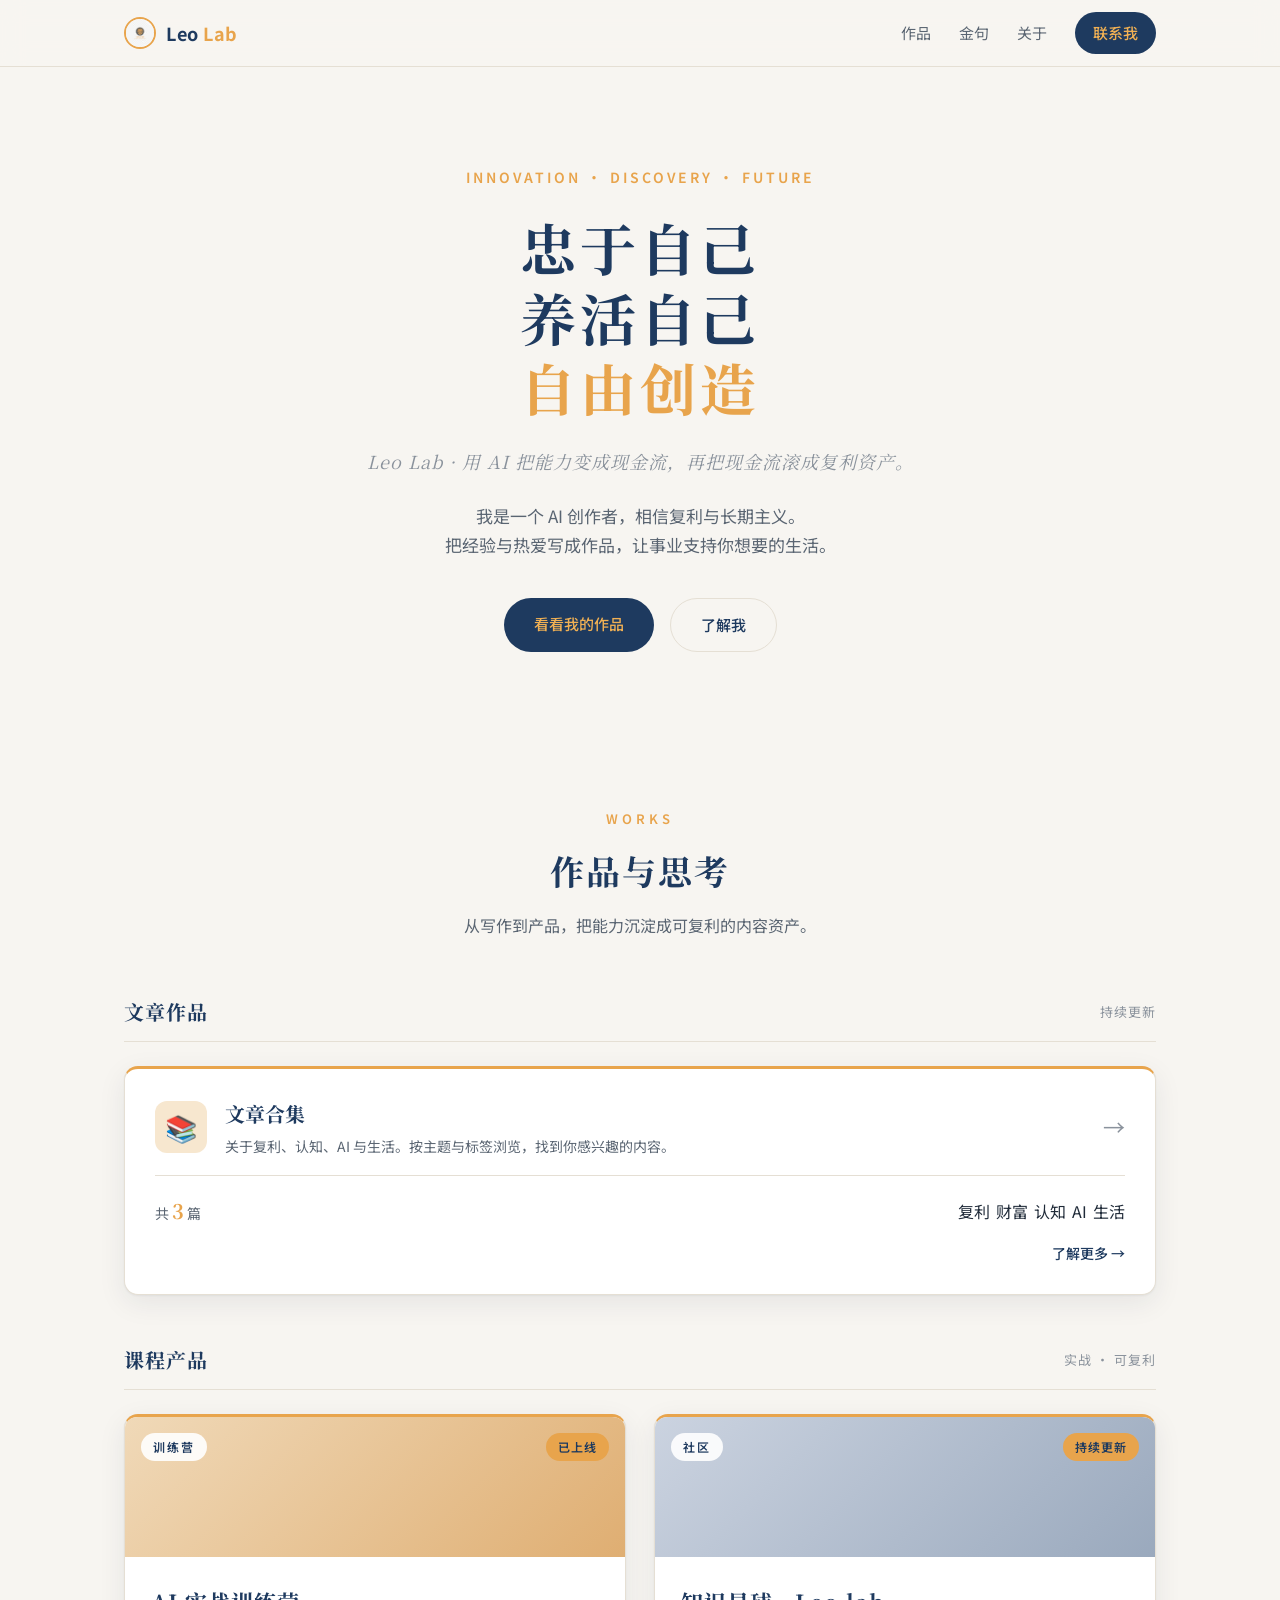
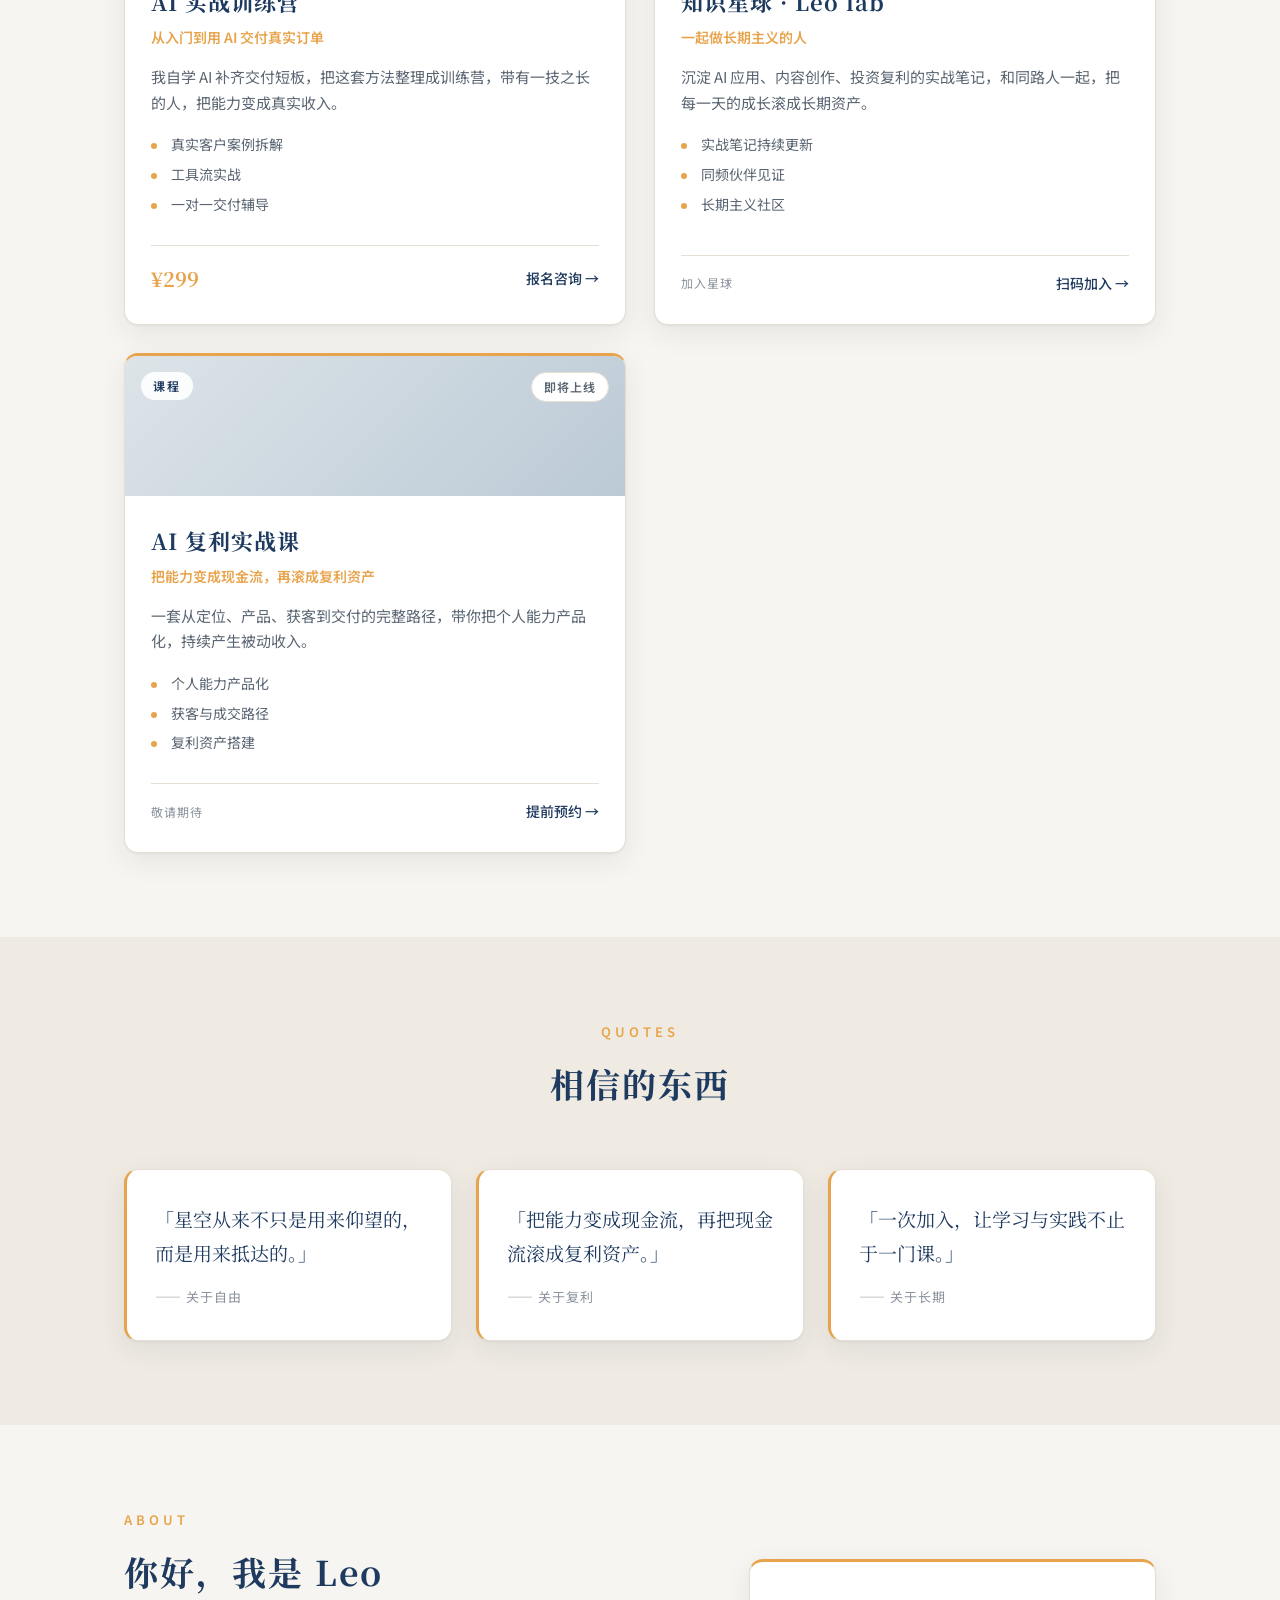
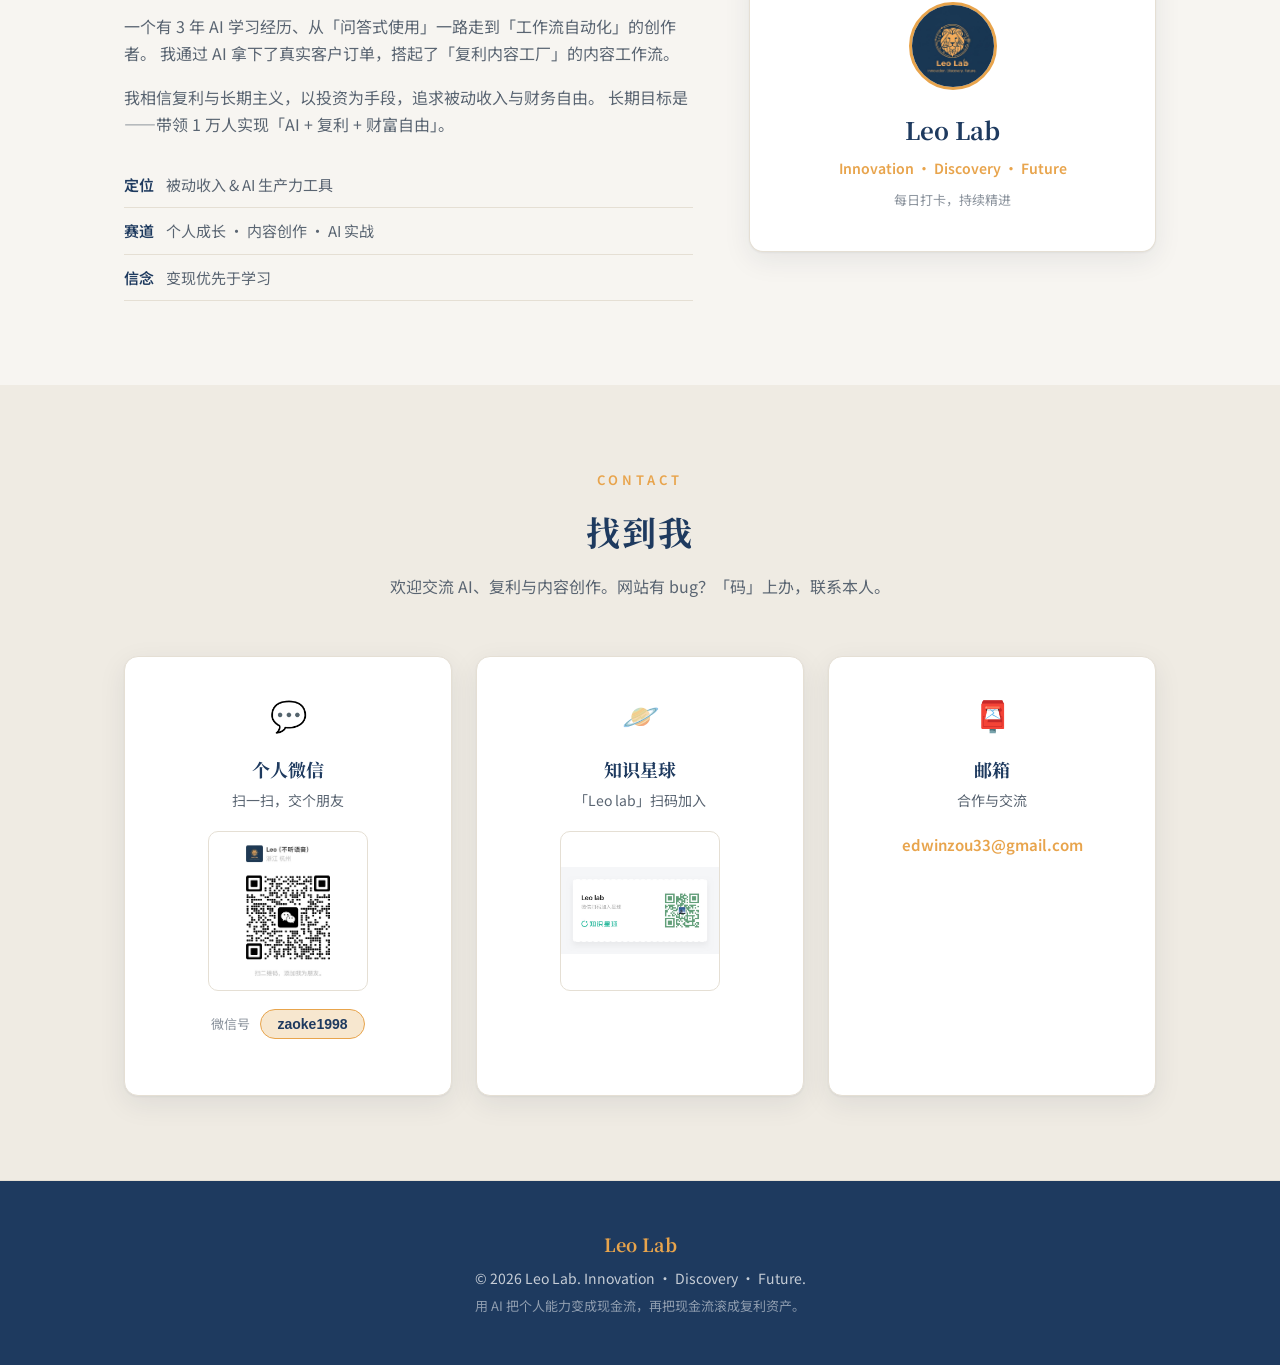
<file: index.html>
<!DOCTYPE html>
<html lang="zh-CN">
<head>
  <meta charset="UTF-8" />
  <meta name="viewport" content="width=device-width, initial-scale=1.0" />
  <title>Leo Lab · Innovation. Discovery. Future.</title>
  <meta name="description" content="Leo Lab —— 用 AI 把个人能力变成现金流，再把现金流滚成复利资产。" />
  <link rel="preconnect" href="https://fonts.googleapis.com" />
  <link rel="preconnect" href="https://fonts.gstatic.com" crossorigin />
  <link href="https://fonts.googleapis.com/css2?family=Noto+Serif+SC:wght@400;600;700&family=Noto+Sans+SC:wght@300;400;500;700&display=swap" rel="stylesheet" />
  <link rel="stylesheet" href="assets/css/style.css" />
  <link rel="icon" href="data:image/svg+xml,<svg xmlns='http://www.w3.org/2000/svg' viewBox='0 0 100 100'><text y='.9em' font-size='90'>📈</text></svg>" />
</head>
<body>
  <a class="skip-link" href="#main">跳到正文</a>

  <!-- 顶部导航 -->
  <header class="site-header">
    <div class="container nav-inner">
      <a class="brand" href="#top">
        <span class="brand-mark"><img src="assets/img/leo-lab-logo.jpg" alt="Leo Lab logo" /></span>
        <span class="brand-name">Leo <span class="gold">Lab</span></span>
      </a>
      <nav class="nav-links" aria-label="主导航">
        <a href="#works">作品</a>
        <a href="#quotes">金句</a>
        <a href="#about">关于</a>
        <a href="#contact" class="nav-cta">联系我</a>
      </nav>
      <button class="nav-toggle" aria-label="打开菜单" aria-expanded="false">☰</button>
    </div>
  </header>

  <main id="main" id="top">
    <!-- Hero -->
    <section class="hero">
      <div class="container">
        <p class="hero-kicker">Innovation · Discovery · Future</p>
        <h1 class="hero-title">
          <span class="line">忠于自己</span>
          <span class="line">养活自己</span>
          <span class="line accent">自由创造</span>
        </h1>
        <p class="hero-subtitle">
          Leo Lab · 用 AI 把能力变成现金流，再把现金流滚成复利资产。
        </p>
        <p class="hero-desc">
          我是一个 AI 创作者，相信复利与长期主义。<br />
          把经验与热爱写成作品，让事业支持你想要的生活。
        </p>
        <div class="hero-actions">
          <a href="#works" class="btn btn-primary">看看我的作品</a>
          <a href="#about" class="btn btn-ghost">了解我</a>
        </div>
      </div>
    </section>

    <!-- 作品集 -->
    <section id="works" class="section">
      <div class="container">
        <div class="section-head">
          <p class="section-kicker">Works</p>
          <h2 class="section-title">作品与思考</h2>
          <p class="section-sub">从写作到产品，把能力沉淀成可复利的内容资产。</p>
        </div>

        <!-- 板块一：文章作品 -->
        <div class="subsection">
          <div class="subsection-head">
            <h3 class="subsection-title">文章作品</h3>
            <span class="subsection-count">持续更新</span>
          </div>
          <a class="articles-entry" href="articles.html">
            <div class="articles-entry-top">
              <div class="articles-entry-icon">📚</div>
              <div class="articles-entry-info">
                <h4 class="articles-entry-title">文章合集</h4>
                <p class="articles-entry-desc">关于复利、认知、AI 与生活。按主题与标签浏览，找到你感兴趣的内容。</p>
              </div>
              <span class="articles-entry-arrow">→</span>
            </div>
            <div class="articles-entry-meta">
              <span class="articles-entry-count">共 <strong>3</strong> 篇</span>
              <span class="articles-entry-cats">
                <span class="mini-tag">复利</span>
                <span class="mini-tag">财富</span>
                <span class="mini-tag">认知</span>
                <span class="mini-tag">AI</span>
                <span class="mini-tag">生活</span>
              </span>
            </div>
            <div class="articles-entry-more">了解更多 →</div>
          </a>
        </div>

        <!-- 板块二：课程产品 -->
        <div class="subsection">
          <div class="subsection-head">
            <h3 class="subsection-title">课程产品</h3>
            <span class="subsection-count">实战 · 可复利</span>
          </div>
          <div class="works-grid">
          <!-- 课程卡片：训练营 -->
          <article class="work-card course-card">
            <div class="work-cover cover-clay">
              <span class="work-type">训练营</span>
              <span class="course-status status-live">已上线</span>
            </div>
            <div class="work-body">
              <h3 class="work-title">AI 实战训练营</h3>
              <p class="work-tagline">从入门到用 AI 交付真实订单</p>
              <p class="work-desc">我自学 AI 补齐交付短板，把这套方法整理成训练营，带有一技之长的人，把能力变成真实收入。</p>
              <ul class="work-points">
                <li>真实客户案例拆解</li>
                <li>工具流实战</li>
                <li>一对一交付辅导</li>
              </ul>
              <div class="work-meta">
                <span class="work-price">¥299</span>
                <a class="work-link" href="#contact">报名咨询 →</a>
              </div>
            </div>
          </article>

          <!-- 课程卡片：星球 -->
          <article class="work-card course-card">
            <div class="work-cover cover-ink">
              <span class="work-type">社区</span>
              <span class="course-status status-live">持续更新</span>
            </div>
            <div class="work-body">
              <h3 class="work-title">知识星球 · Leo lab</h3>
              <p class="work-tagline">一起做长期主义的人</p>
              <p class="work-desc">沉淀 AI 应用、内容创作、投资复利的实战笔记，和同路人一起，把每一天的成长滚成长期资产。</p>
              <ul class="work-points">
                <li>实战笔记持续更新</li>
                <li>同频伙伴见证</li>
                <li>长期主义社区</li>
              </ul>
              <div class="work-meta">
                <span class="work-badge">加入星球</span>
                <a class="work-link" href="#contact">扫码加入 →</a>
              </div>
            </div>
          </article>

          <!-- 课程卡片：预告 -->
          <article class="work-card course-card">
            <div class="work-cover cover-sage">
              <span class="work-type">课程</span>
              <span class="course-status status-soon">即将上线</span>
            </div>
            <div class="work-body">
              <h3 class="work-title">AI 复利实战课</h3>
              <p class="work-tagline">把能力变成现金流，再滚成复利资产</p>
              <p class="work-desc">一套从定位、产品、获客到交付的完整路径，带你把个人能力产品化，持续产生被动收入。</p>
              <ul class="work-points">
                <li>个人能力产品化</li>
                <li>获客与成交路径</li>
                <li>复利资产搭建</li>
              </ul>
              <div class="work-meta">
                <span class="work-badge">敬请期待</span>
                <a class="work-link" href="#contact">提前预约 →</a>
              </div>
            </div>
          </article>
          </div>
        </div>
      </div>
    </section>

    <!-- 金句区 -->
    <section id="quotes" class="section section-alt">
      <div class="container">
        <div class="section-head">
          <p class="section-kicker">Quotes</p>
          <h2 class="section-title">相信的东西</h2>
        </div>
        <div class="quotes-grid">
          <blockquote class="quote-card">
            <p class="quote-text">「星空从来不只是用来仰望的，而是用来抵达的。」</p>
            <footer class="quote-author">—— 关于自由</footer>
          </blockquote>
          <blockquote class="quote-card">
            <p class="quote-text">「把能力变成现金流，再把现金流滚成复利资产。」</p>
            <footer class="quote-author">—— 关于复利</footer>
          </blockquote>
          <blockquote class="quote-card">
            <p class="quote-text">「一次加入，让学习与实践不止于一门课。」</p>
            <footer class="quote-author">—— 关于长期</footer>
          </blockquote>
        </div>
      </div>
    </section>

    <!-- 关于 -->
    <section id="about" class="section">
      <div class="container about-inner">
        <div class="about-text">
          <p class="section-kicker">About</p>
          <h2 class="section-title">你好，我是 Leo</h2>
          <p class="about-body">
            一个有 3 年 AI 学习经历、从「问答式使用」一路走到「工作流自动化」的创作者。
            我通过 AI 拿下了真实客户订单，搭起了「复利内容工厂」的内容工作流。
          </p>
          <p class="about-body">
            我相信复利与长期主义，以投资为手段，追求被动收入与财务自由。
            长期目标是——带领 1 万人实现「AI + 复利 + 财富自由」。
          </p>
          <ul class="about-facts">
            <li><strong>定位</strong>被动收入 &amp; AI 生产力工具</li>
            <li><strong>赛道</strong>个人成长 · 内容创作 · AI 实战</li>
            <li><strong>信念</strong>变现优先于学习</li>
          </ul>
        </div>
        <div class="about-card">
          <div class="about-avatar"><img src="assets/img/leo-lab-avatar.jpg" alt="Leo Lab" /></div>
          <p class="about-name">Leo Lab</p>
          <p class="about-tag">Innovation · Discovery · Future</p>
          <p class="about-note">每日打卡，持续精进</p>
        </div>
      </div>
    </section>

    <!-- 联系 -->
    <section id="contact" class="section section-alt">
      <div class="container contact-inner">
        <div class="section-head">
          <p class="section-kicker">Contact</p>
          <h2 class="section-title">找到我</h2>
          <p class="section-sub">欢迎交流 AI、复利与内容创作。网站有 bug？「码」上办，联系本人。</p>
        </div>
        <div class="contact-grid">
          <div class="contact-channel">
            <span class="contact-icon">💬</span>
            <h3 class="contact-name">个人微信</h3>
            <p class="contact-desc">扫一扫，交个朋友</p>
            <img class="qr-img" src="assets/img/wechat-qr.jpg" alt="Leo 个人微信二维码" />
            <div class="wechat-id">
              <span class="wechat-id-label">微信号</span>
              <button class="wechat-id-copy" id="copyWechat" type="button" data-copy="zaoke1998">zaoke1998</button>
            </div>
            <p class="copy-hint" id="copyHint" aria-live="polite"></p>
          </div>
          <div class="contact-channel">
            <span class="contact-icon">🪐</span>
            <h3 class="contact-name">知识星球</h3>
            <p class="contact-desc">「Leo lab」扫码加入</p>
            <img class="qr-img" src="assets/img/planet-qr.jpg" alt="知识星球 Leo lab 二维码" />
          </div>
          <div class="contact-channel">
            <span class="contact-icon">📮</span>
            <h3 class="contact-name">邮箱</h3>
            <p class="contact-desc">合作与交流</p>
            <a class="contact-mail" href="mailto:edwinzou33@gmail.com">edwinzou33@gmail.com</a>
          </div>
        </div>
      </div>
    </section>
  </main>

  <footer class="site-footer">
    <div class="container footer-inner">
      <p class="footer-brand">Leo Lab</p>
      <p class="footer-copy">© 2026 Leo Lab. Innovation · Discovery · Future.</p>
      <p class="footer-note">用 AI 把个人能力变成现金流，再把现金流滚成复利资产。</p>
    </div>
  </footer>

  <script src="assets/js/main.js"></script>
</body>
</html>
</file>
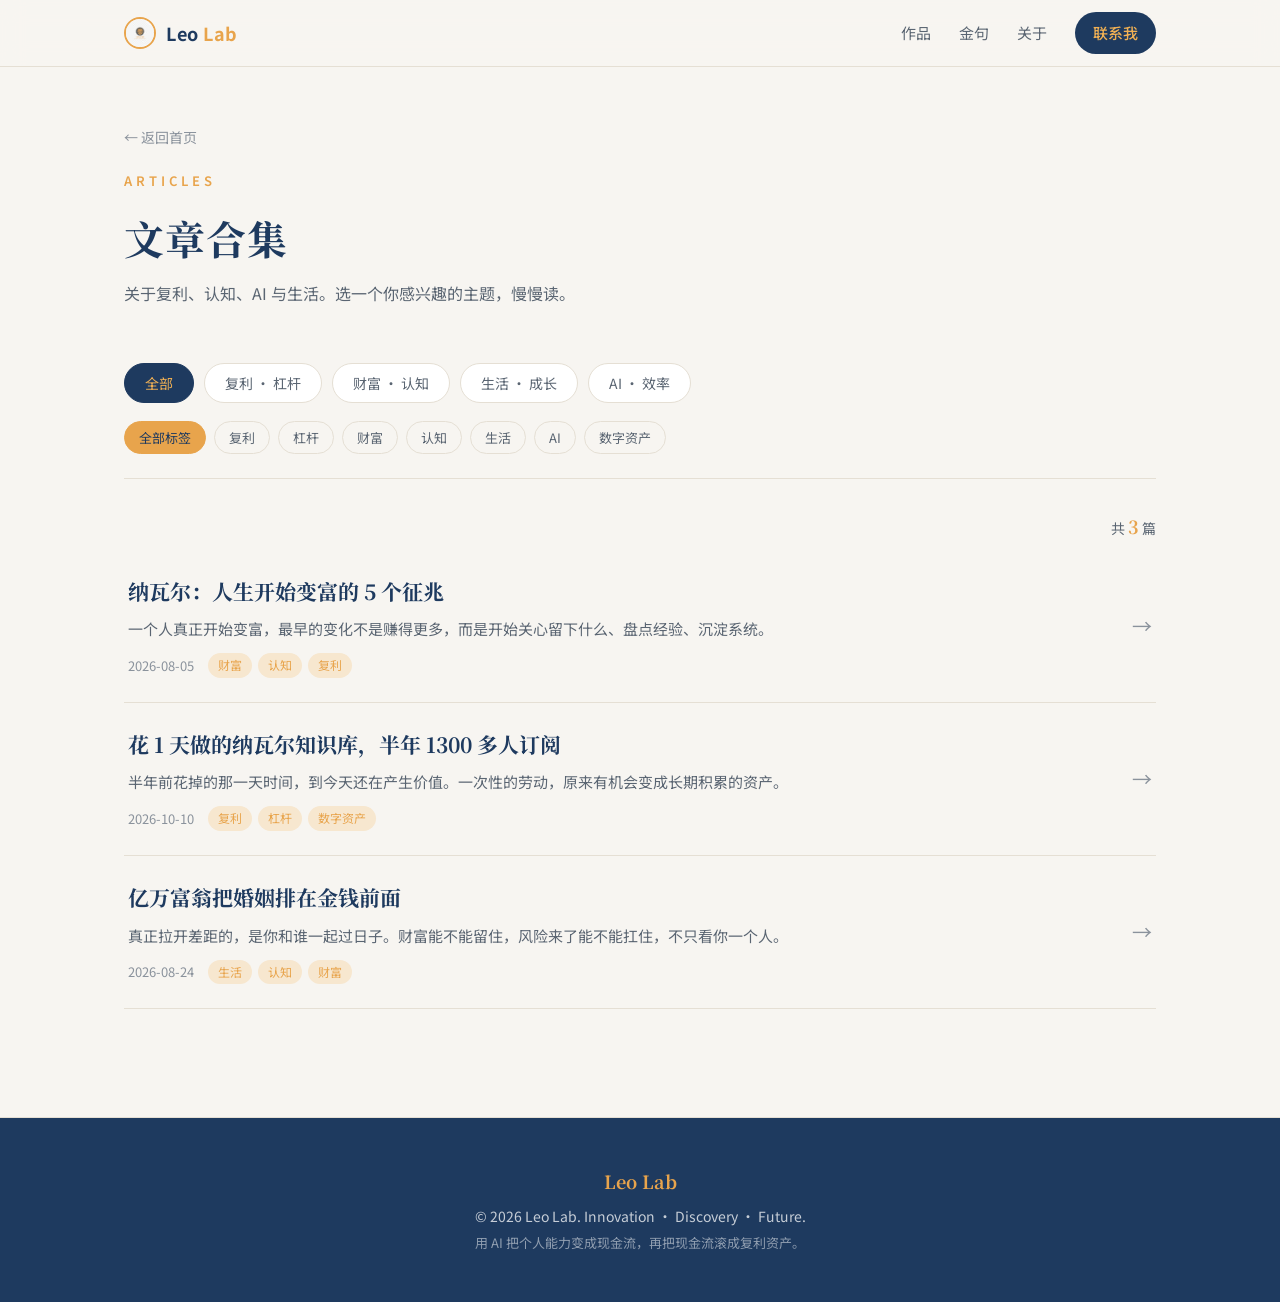
<file: articles.html>
<!DOCTYPE html>
<html lang="zh-CN">
<head>
  <meta charset="UTF-8" />
  <meta name="viewport" content="width=device-width, initial-scale=1.0" />
  <title>文章列表 · Leo Lab</title>
  <meta name="description" content="Leo Lab 的文章合集，按主题与标签浏览。" />
  <link rel="preconnect" href="https://fonts.googleapis.com" />
  <link rel="preconnect" href="https://fonts.gstatic.com" crossorigin />
  <link href="https://fonts.googleapis.com/css2?family=Noto+Serif+SC:wght@400;600;700&family=Noto+Sans+SC:wght@300;400;500;700&display=swap" rel="stylesheet" />
  <link rel="stylesheet" href="assets/css/style.css" />
  <link rel="stylesheet" href="assets/css/articles.css" />
  <link rel="icon" href="data:image/svg+xml,<svg xmlns='http://www.w3.org/2000/svg' viewBox='0 0 100 100'><text y='.9em' font-size='90'>📈</text></svg>" />
</head>
<body>
  <a class="skip-link" href="#main">跳到正文</a>

  <header class="site-header">
    <div class="container nav-inner">
      <a class="brand" href="index.html">
        <span class="brand-mark"><img src="assets/img/leo-lab-logo.jpg" alt="Leo Lab logo" /></span>
        <span class="brand-name">Leo <span class="gold">Lab</span></span>
      </a>
      <nav class="nav-links" aria-label="主导航">
        <a href="index.html#works">作品</a>
        <a href="index.html#quotes">金句</a>
        <a href="index.html#about">关于</a>
        <a href="index.html#contact" class="nav-cta">联系我</a>
      </nav>
      <button class="nav-toggle" aria-label="打开菜单" aria-expanded="false">☰</button>
    </div>
  </header>

  <main id="main">
    <section class="articles-hero">
      <div class="container">
        <a class="articles-back" href="index.html#works">← 返回首页</a>
        <p class="section-kicker">Articles</p>
        <h1 class="articles-title">文章合集</h1>
        <p class="articles-sub">关于复利、认知、AI 与生活。选一个你感兴趣的主题，慢慢读。</p>
      </div>
    </section>

    <section class="articles-main">
      <div class="container">
        <!-- 分类 Tab -->
        <div class="filter-cats" id="filterCats" role="tablist" aria-label="文章分类">
          <button class="cat-btn active" data-cat="all" role="tab">全部</button>
          <button class="cat-btn" data-cat="复利" role="tab">复利 · 杠杆</button>
          <button class="cat-btn" data-cat="财富" role="tab">财富 · 认知</button>
          <button class="cat-btn" data-cat="生活" role="tab">生活 · 成长</button>
          <button class="cat-btn" data-cat="AI" role="tab">AI · 效率</button>
        </div>

        <!-- 标签云 -->
        <div class="filter-tags" id="filterTags" aria-label="文章标签">
          <button class="tag-chip active" data-tag="all">全部标签</button>
          <button class="tag-chip" data-tag="复利">复利</button>
          <button class="tag-chip" data-tag="杠杆">杠杆</button>
          <button class="tag-chip" data-tag="财富">财富</button>
          <button class="tag-chip" data-tag="认知">认知</button>
          <button class="tag-chip" data-tag="生活">生活</button>
          <button class="tag-chip" data-tag="AI">AI</button>
          <button class="tag-chip" data-tag="数字资产">数字资产</button>
        </div>

        <!-- 文章列表 -->
        <div class="article-list-head" id="articleListHead">
          <span class="article-total">共 <strong id="articleTotal">3</strong> 篇</span>
        </div>
        <div class="article-list" id="articleList">
          <a class="article-item" href="posts/navar-5-signs-of-wealth.html" data-cats="财富,认知" data-tags="财富,认知,复利">
            <div class="article-item-main">
              <h2 class="article-item-title">纳瓦尔：人生开始变富的 5 个征兆</h2>
              <p class="article-item-desc">一个人真正开始变富，最早的变化不是赚得更多，而是开始关心留下什么、盘点经验、沉淀系统。</p>
              <div class="article-item-meta">
                <span class="article-item-date">2026-08-05</span>
                <span class="article-item-tags">
                  <span class="mini-tag">财富</span>
                  <span class="mini-tag">认知</span>
                  <span class="mini-tag">复利</span>
                </span>
              </div>
            </div>
            <span class="article-item-arrow">→</span>
          </a>

          <a class="article-item" href="posts/navar-knowledge-base-compound.html" data-cats="复利,AI" data-tags="复利,杠杆,数字资产,AI">
            <div class="article-item-main">
              <h2 class="article-item-title">花 1 天做的纳瓦尔知识库，半年 1300 多人订阅</h2>
              <p class="article-item-desc">半年前花掉的那一天时间，到今天还在产生价值。一次性的劳动，原来有机会变成长期积累的资产。</p>
              <div class="article-item-meta">
                <span class="article-item-date">2026-10-10</span>
                <span class="article-item-tags">
                  <span class="mini-tag">复利</span>
                  <span class="mini-tag">杠杆</span>
                  <span class="mini-tag">数字资产</span>
                </span>
              </div>
            </div>
            <span class="article-item-arrow">→</span>
          </a>

          <a class="article-item" href="posts/grant-cardone-marriage.html" data-cats="生活,财富" data-tags="生活,认知,财富">
            <div class="article-item-main">
              <h2 class="article-item-title">亿万富翁把婚姻排在金钱前面</h2>
              <p class="article-item-desc">真正拉开差距的，是你和谁一起过日子。财富能不能留住，风险来了能不能扛住，不只看你一个人。</p>
              <div class="article-item-meta">
                <span class="article-item-date">2026-08-24</span>
                <span class="article-item-tags">
                  <span class="mini-tag">生活</span>
                  <span class="mini-tag">认知</span>
                  <span class="mini-tag">财富</span>
                </span>
              </div>
            </div>
            <span class="article-item-arrow">→</span>
          </a>
        </div>

        <p class="article-empty" id="articleEmpty" hidden>这个分类下暂时还没有文章，换个分类或标签看看吧。</p>

        <!-- 分页器 -->
        <nav class="pagination" id="pagination" aria-label="文章分页"></nav>
      </div>
    </section>
  </main>

  <footer class="site-footer">
    <div class="container footer-inner">
      <p class="footer-brand">Leo Lab</p>
      <p class="footer-copy">© 2026 Leo Lab. Innovation · Discovery · Future.</p>
      <p class="footer-note">用 AI 把个人能力变成现金流，再把现金流滚成复利资产。</p>
    </div>
  </footer>

  <script src="assets/js/main.js"></script>
  <script src="assets/js/articles.js"></script>
</body>
</html>
</file>
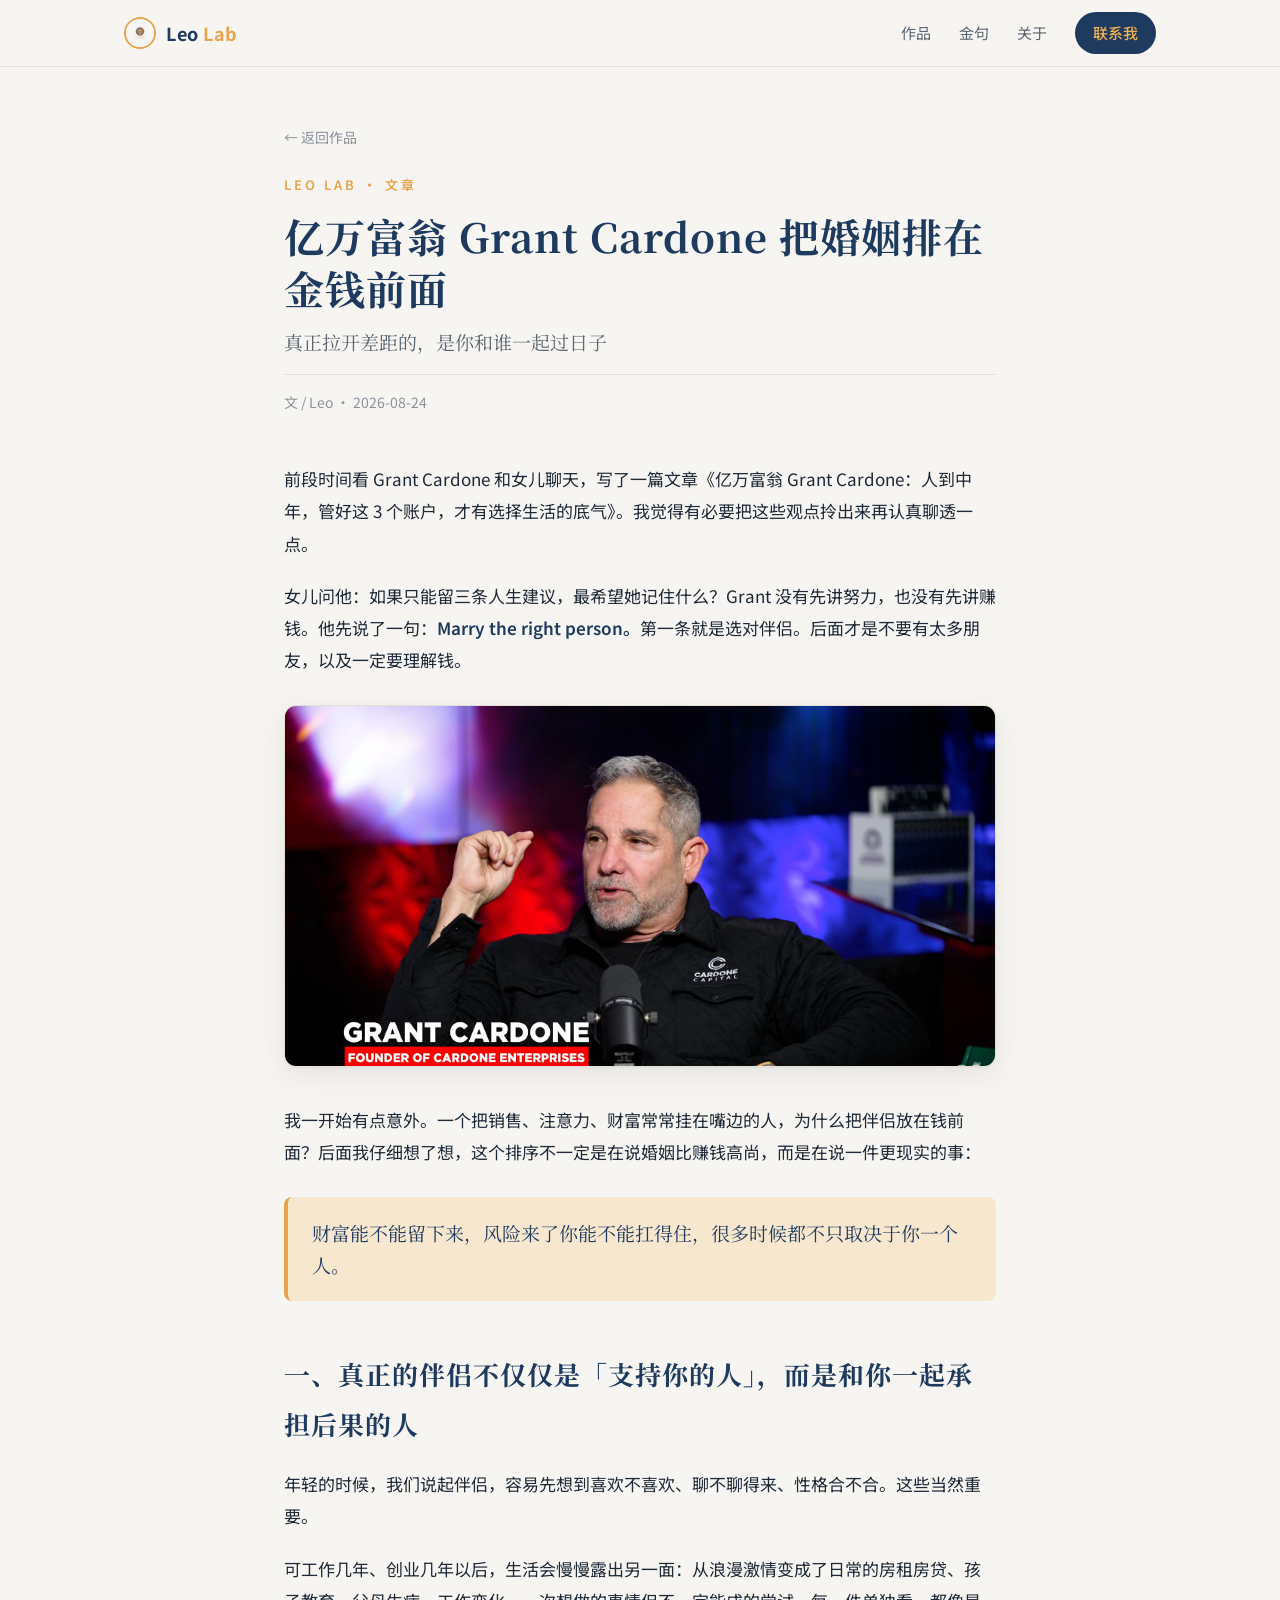
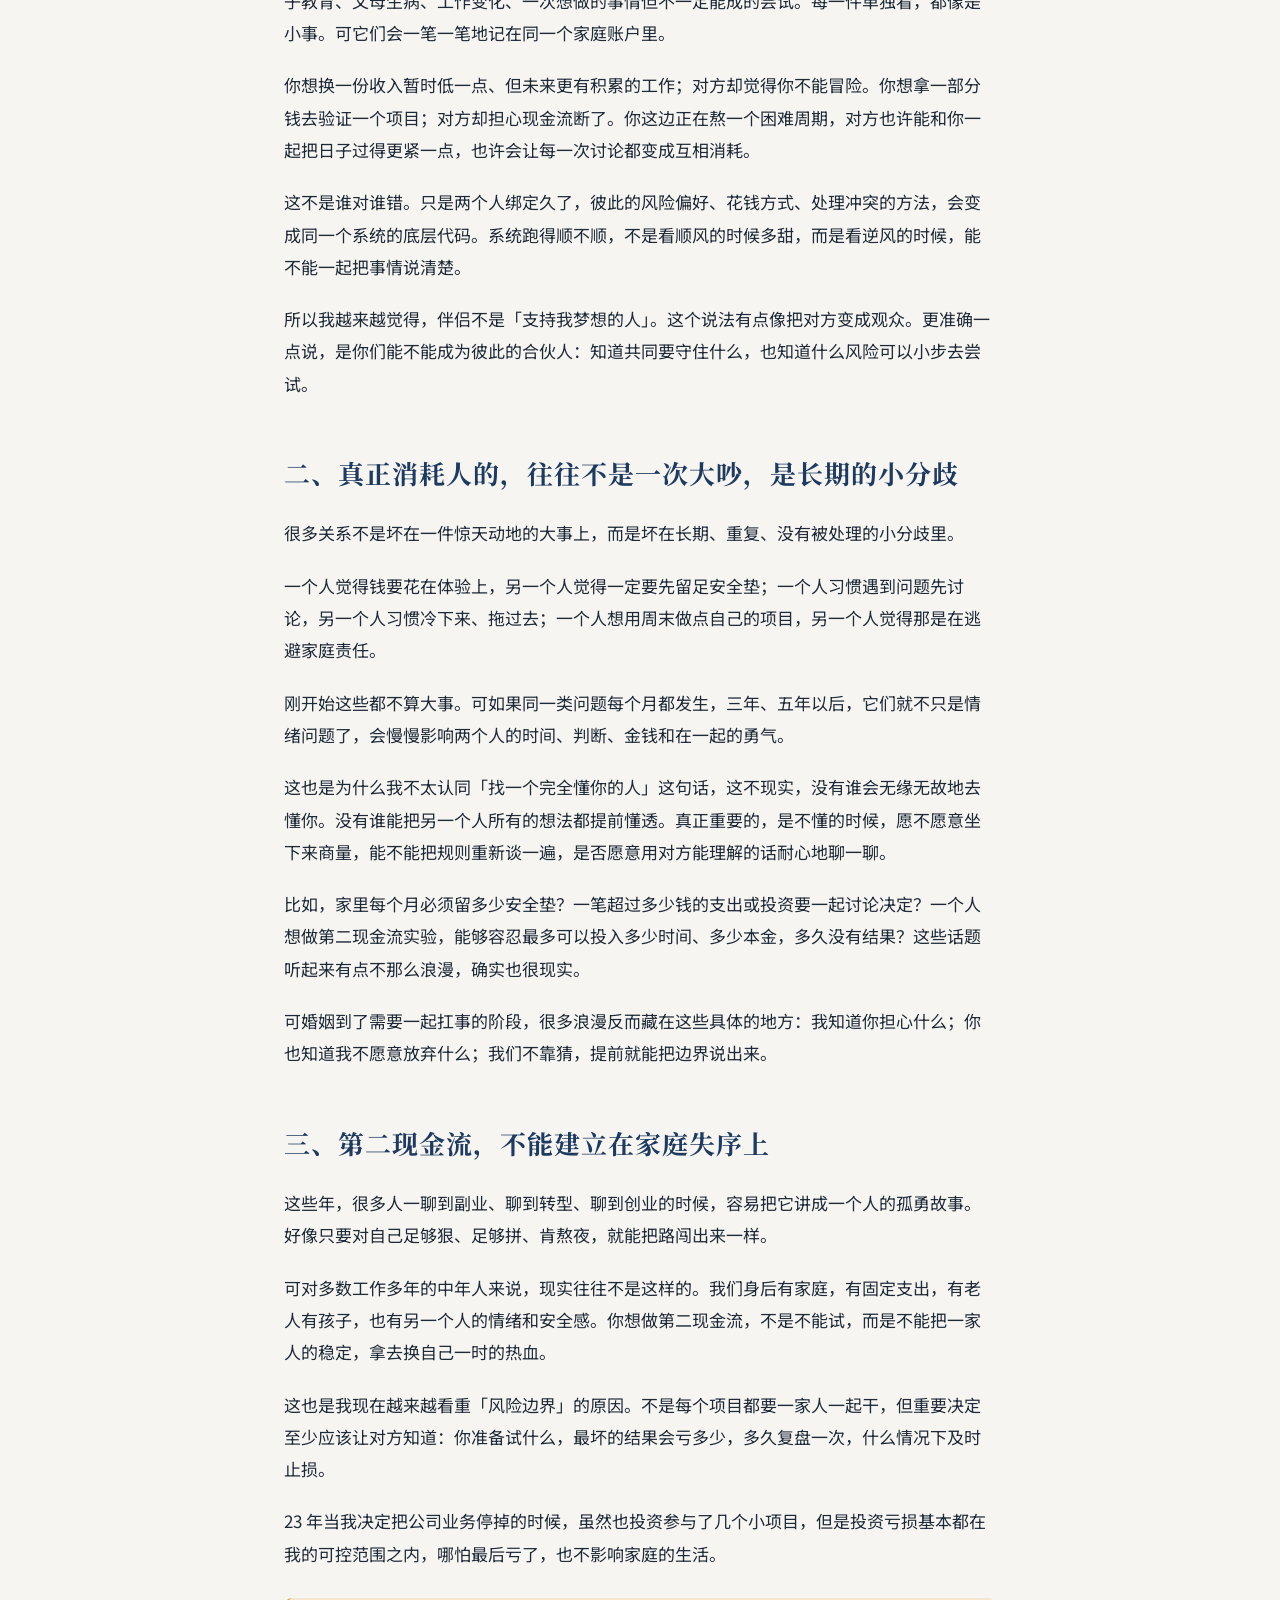
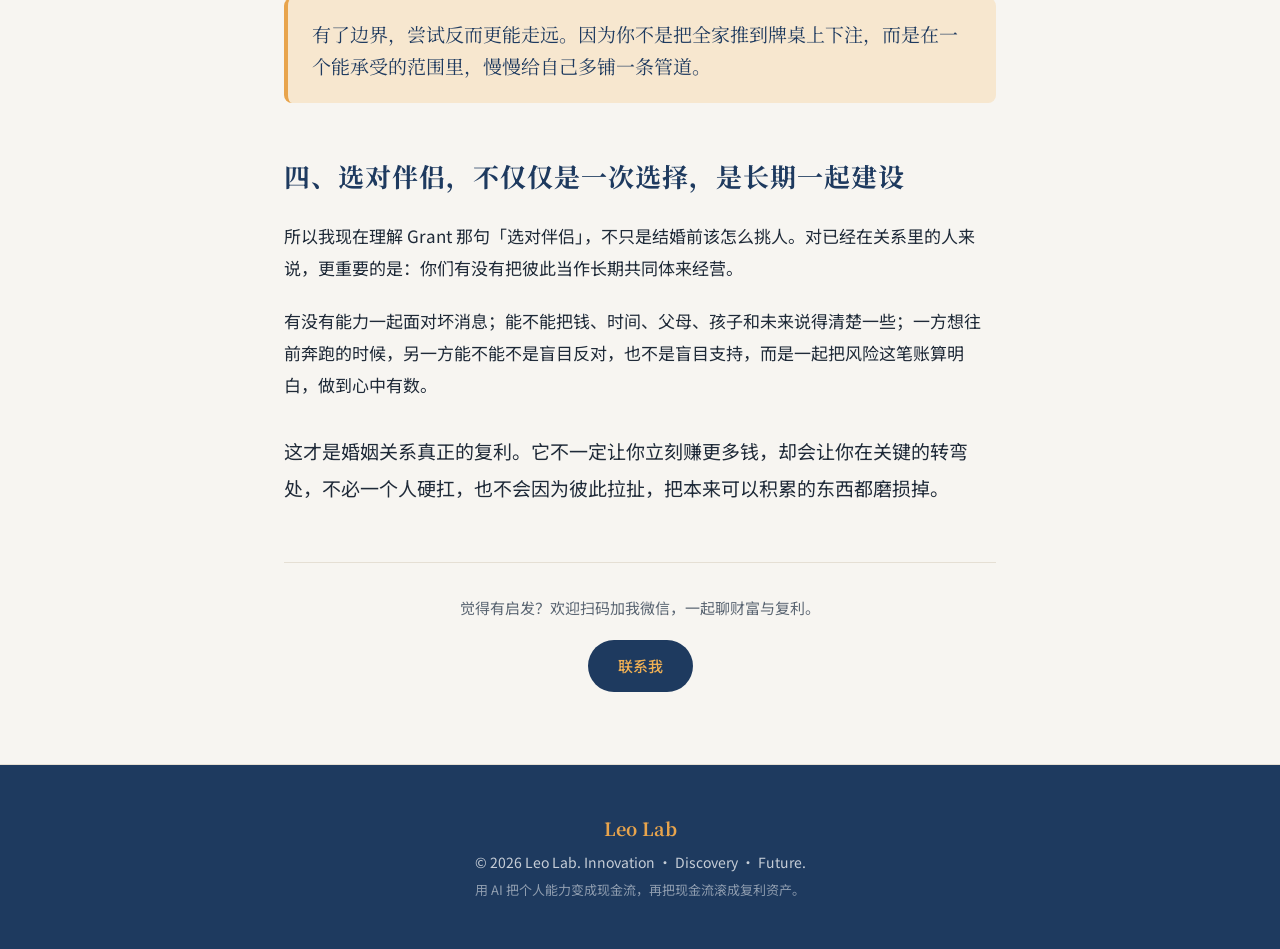
<file: posts/grant-cardone-marriage.html>
<!DOCTYPE html>
<html lang="zh-CN">
<head>
  <meta charset="UTF-8" />
  <meta name="viewport" content="width=device-width, initial-scale=1.0" />
  <title>亿万富翁 Grant Cardone 把婚姻排在金钱前面 · Leo Lab</title>
  <meta name="description" content="真正拉开差距的，是你和谁一起过日子。选对伴侣，是长期一起建设，是婚姻真正的复利。" />
  <link rel="preconnect" href="https://fonts.googleapis.com" />
  <link rel="preconnect" href="https://fonts.gstatic.com" crossorigin />
  <link href="https://fonts.googleapis.com/css2?family=Noto+Serif+SC:wght@400;600;700&family=Noto+Sans+SC:wght@300;400;500;700&display=swap" rel="stylesheet" />
  <link rel="stylesheet" href="../assets/css/style.css" />
  <link rel="stylesheet" href="../assets/css/post.css" />
  <link rel="icon" href="data:image/svg+xml,<svg xmlns='http://www.w3.org/2000/svg' viewBox='0 0 100 100'><text y='.9em' font-size='90'>📈</text></svg>" />
</head>
<body>
  <a class="skip-link" href="#main">跳到正文</a>

  <header class="site-header">
    <div class="container nav-inner">
      <a class="brand" href="../index.html">
        <span class="brand-mark"><img src="../assets/img/leo-lab-logo.jpg" alt="Leo Lab logo" /></span>
        <span class="brand-name">Leo <span class="gold">Lab</span></span>
      </a>
      <nav class="nav-links" aria-label="主导航">
        <a href="../index.html#works">作品</a>
        <a href="../index.html#quotes">金句</a>
        <a href="../index.html#about">关于</a>
        <a href="../index.html#contact" class="nav-cta">联系我</a>
      </nav>
      <button class="nav-toggle" aria-label="打开菜单" aria-expanded="false">☰</button>
    </div>
  </header>

  <main id="main">
    <article class="post">
      <div class="container post-container">
        <header class="post-header">
          <a class="post-back" href="../index.html#works">← 返回作品</a>
          <p class="post-kicker">Leo Lab · 文章</p>
          <h1 class="post-title">亿万富翁 Grant Cardone 把婚姻排在金钱前面</h1>
          <p class="post-subtitle">真正拉开差距的，是你和谁一起过日子</p>
          <p class="post-meta">文 / Leo · 2026-08-24</p>
        </header>

        <div class="post-body">
          <p>前段时间看 Grant Cardone 和女儿聊天，写了一篇文章《亿万富翁 Grant Cardone：人到中年，管好这 3 个账户，才有选择生活的底气》。我觉得有必要把这些观点拎出来再认真聊透一点。</p>
          <p>女儿问他：如果只能留三条人生建议，最希望她记住什么？Grant 没有先讲努力，也没有先讲赚钱。他先说了一句：<strong>Marry the right person。</strong>第一条就是选对伴侣。后面才是不要有太多朋友，以及一定要理解钱。</p>
          <figure class="post-figure">
            <img src="../assets/img/posts/b1.png" alt="Grant Cardone 访谈" loading="lazy" />
          </figure>
          <p>我一开始有点意外。一个把销售、注意力、财富常常挂在嘴边的人，为什么把伴侣放在钱前面？后面我仔细想了想，这个排序不一定是在说婚姻比赚钱高尚，而是在说一件更现实的事：</p>
          <blockquote>财富能不能留下来，风险来了你能不能扛得住，很多时候都不只取决于你一个人。</blockquote>

          <h2>一、真正的伴侣不仅仅是「支持你的人」，而是和你一起承担后果的人</h2>
          <p>年轻的时候，我们说起伴侣，容易先想到喜欢不喜欢、聊不聊得来、性格合不合。这些当然重要。</p>
          <p>可工作几年、创业几年以后，生活会慢慢露出另一面：从浪漫激情变成了日常的房租房贷、孩子教育、父母生病、工作变化、一次想做的事情但不一定能成的尝试。每一件单独看，都像是小事。可它们会一笔一笔地记在同一个家庭账户里。</p>
          <p>你想换一份收入暂时低一点、但未来更有积累的工作；对方却觉得你不能冒险。你想拿一部分钱去验证一个项目；对方却担心现金流断了。你这边正在熬一个困难周期，对方也许能和你一起把日子过得更紧一点，也许会让每一次讨论都变成互相消耗。</p>
          <p>这不是谁对谁错。只是两个人绑定久了，彼此的风险偏好、花钱方式、处理冲突的方法，会变成同一个系统的底层代码。系统跑得顺不顺，不是看顺风的时候多甜，而是看逆风的时候，能不能一起把事情说清楚。</p>
          <p>所以我越来越觉得，伴侣不是「支持我梦想的人」。这个说法有点像把对方变成观众。更准确一点说，是你们能不能成为彼此的合伙人：知道共同要守住什么，也知道什么风险可以小步去尝试。</p>

          <h2>二、真正消耗人的，往往不是一次大吵，是长期的小分歧</h2>
          <p>很多关系不是坏在一件惊天动地的大事上，而是坏在长期、重复、没有被处理的小分歧里。</p>
          <p>一个人觉得钱要花在体验上，另一个人觉得一定要先留足安全垫；一个人习惯遇到问题先讨论，另一个人习惯冷下来、拖过去；一个人想用周末做点自己的项目，另一个人觉得那是在逃避家庭责任。</p>
          <p>刚开始这些都不算大事。可如果同一类问题每个月都发生，三年、五年以后，它们就不只是情绪问题了，会慢慢影响两个人的时间、判断、金钱和在一起的勇气。</p>
          <p>这也是为什么我不太认同「找一个完全懂你的人」这句话，这不现实，没有谁会无缘无故地去懂你。没有谁能把另一个人所有的想法都提前懂透。真正重要的，是不懂的时候，愿不愿意坐下来商量，能不能把规则重新谈一遍，是否愿意用对方能理解的话耐心地聊一聊。</p>
          <p>比如，家里每个月必须留多少安全垫？一笔超过多少钱的支出或投资要一起讨论决定？一个人想做第二现金流实验，能够容忍最多可以投入多少时间、多少本金，多久没有结果？这些话题听起来有点不那么浪漫，确实也很现实。</p>
          <p>可婚姻到了需要一起扛事的阶段，很多浪漫反而藏在这些具体的地方：我知道你担心什么；你也知道我不愿意放弃什么；我们不靠猜，提前就能把边界说出来。</p>

          <h2>三、第二现金流，不能建立在家庭失序上</h2>
          <p>这些年，很多人一聊到副业、聊到转型、聊到创业的时候，容易把它讲成一个人的孤勇故事。好像只要对自己足够狠、足够拼、肯熬夜，就能把路闯出来一样。</p>
          <p>可对多数工作多年的中年人来说，现实往往不是这样的。我们身后有家庭，有固定支出，有老人有孩子，也有另一个人的情绪和安全感。你想做第二现金流，不是不能试，而是不能把一家人的稳定，拿去换自己一时的热血。</p>
          <p>这也是我现在越来越看重「风险边界」的原因。不是每个项目都要一家人一起干，但重要决定至少应该让对方知道：你准备试什么，最坏的结果会亏多少，多久复盘一次，什么情况下及时止损。</p>
          <p>23 年当我决定把公司业务停掉的时候，虽然也投资参与了几个小项目，但是投资亏损基本都在我的可控范围之内，哪怕最后亏了，也不影响家庭的生活。</p>
          <blockquote>有了边界，尝试反而更能走远。因为你不是把全家推到牌桌上下注，而是在一个能承受的范围里，慢慢给自己多铺一条管道。</blockquote>

          <h2>四、选对伴侣，不仅仅是一次选择，是长期一起建设</h2>
          <p>所以我现在理解 Grant 那句「选对伴侣」，不只是结婚前该怎么挑人。对已经在关系里的人来说，更重要的是：你们有没有把彼此当作长期共同体来经营。</p>
          <p>有没有能力一起面对坏消息；能不能把钱、时间、父母、孩子和未来说得清楚一些；一方想往前奔跑的时候，另一方能不能不是盲目反对，也不是盲目支持，而是一起把风险这笔账算明白，做到心中有数。</p>
          <p class="post-ending">这才是婚姻关系真正的复利。它不一定让你立刻赚更多钱，却会让你在关键的转弯处，不必一个人硬扛，也不会因为彼此拉扯，把本来可以积累的东西都磨损掉。</p>
        </div>

        <footer class="post-footer">
          <p class="post-tip">觉得有启发？欢迎扫码加我微信，一起聊财富与复利。</p>
          <a class="btn btn-primary" href="../index.html#contact">联系我</a>
        </footer>
      </div>
    </article>
  </main>

  <footer class="site-footer">
    <div class="container footer-inner">
      <p class="footer-brand">Leo Lab</p>
      <p class="footer-copy">© 2026 Leo Lab. Innovation · Discovery · Future.</p>
      <p class="footer-note">用 AI 把个人能力变成现金流，再把现金流滚成复利资产。</p>
    </div>
  </footer>

  <script src="../assets/js/main.js"></script>
</body>
</html>
</file>
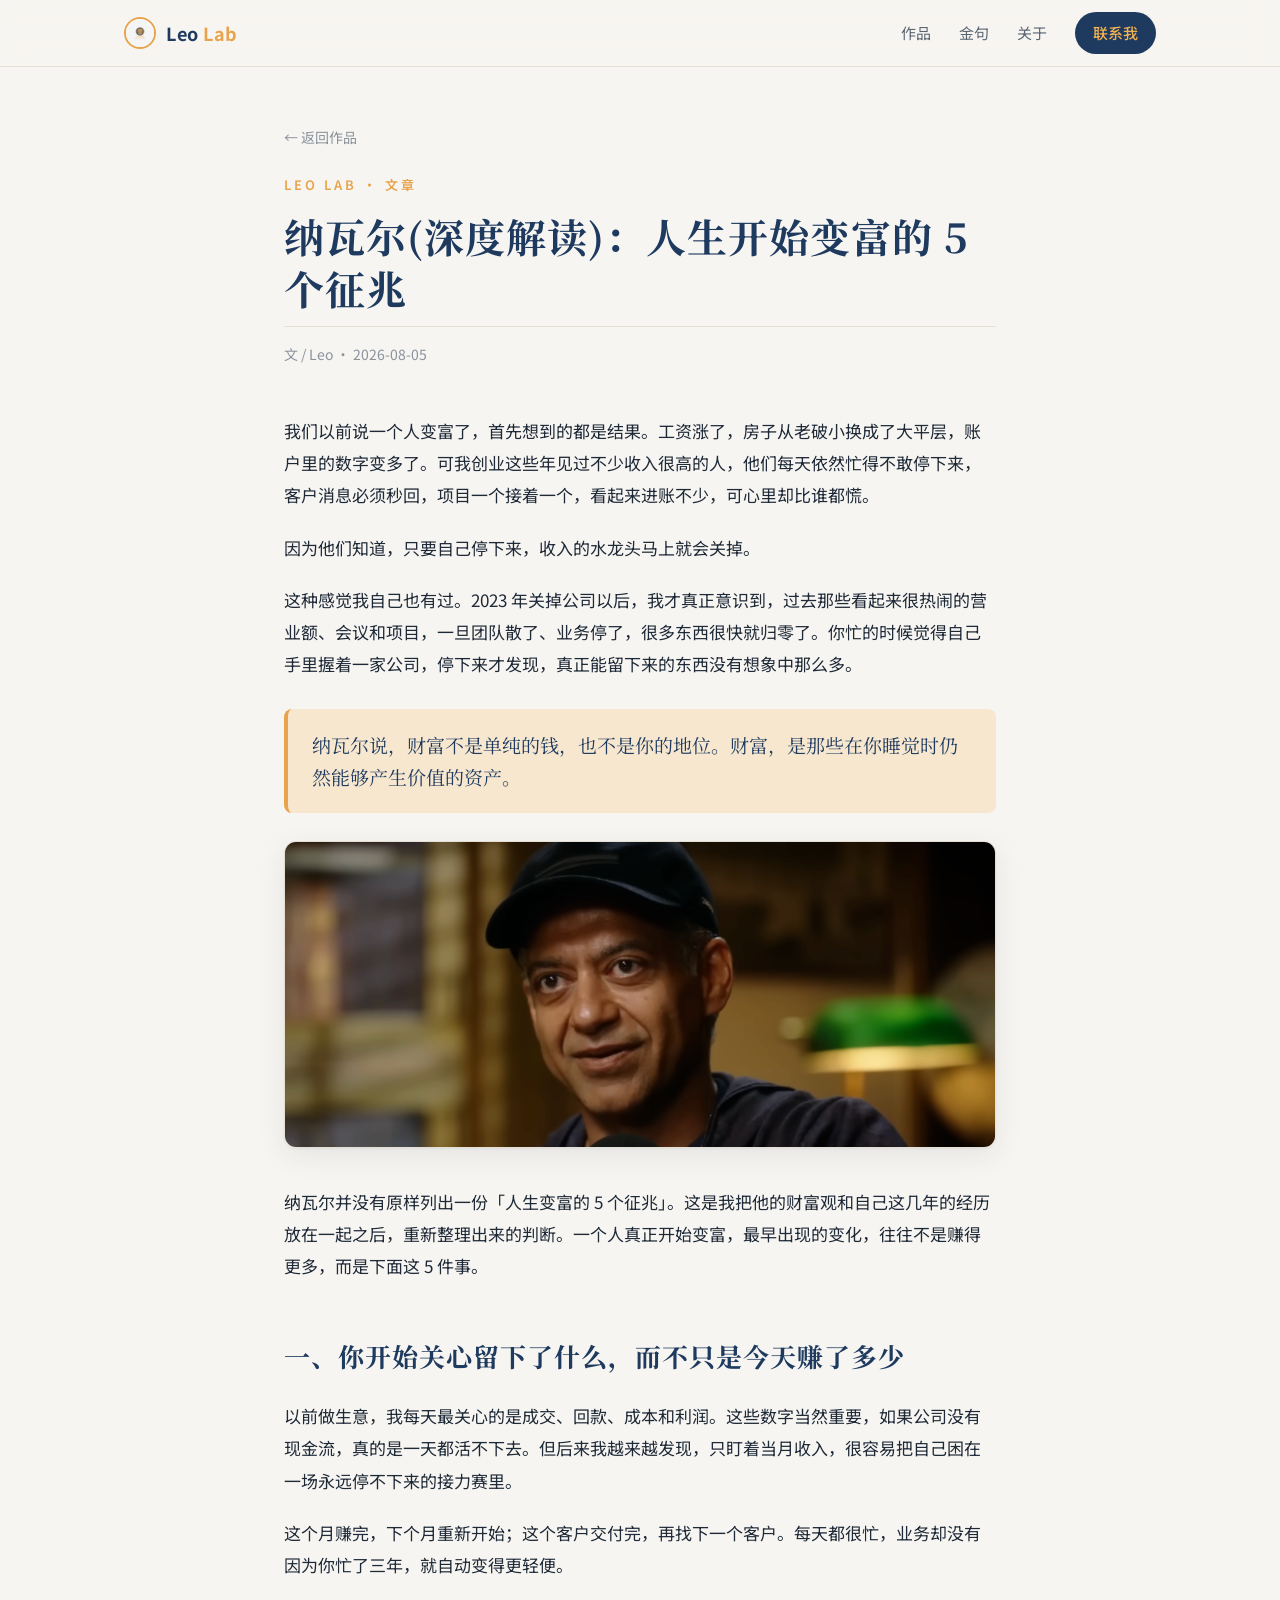
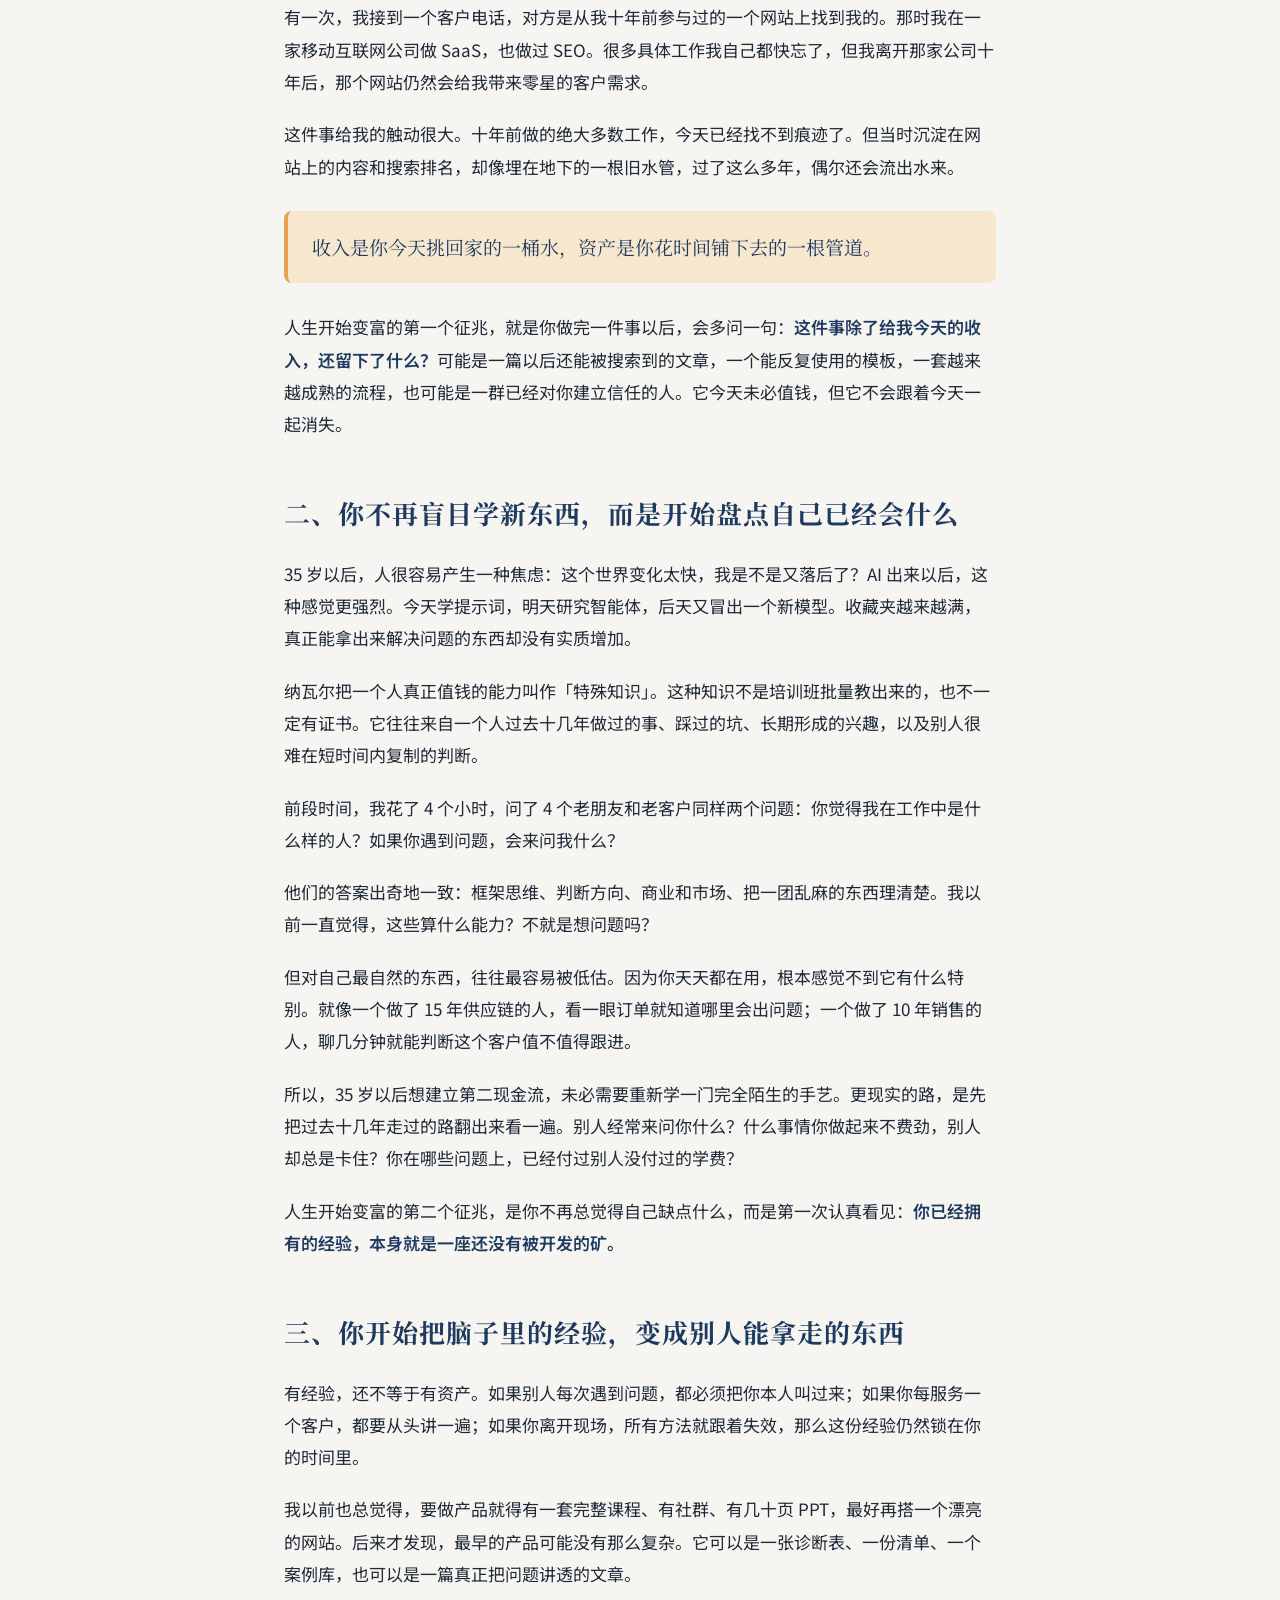
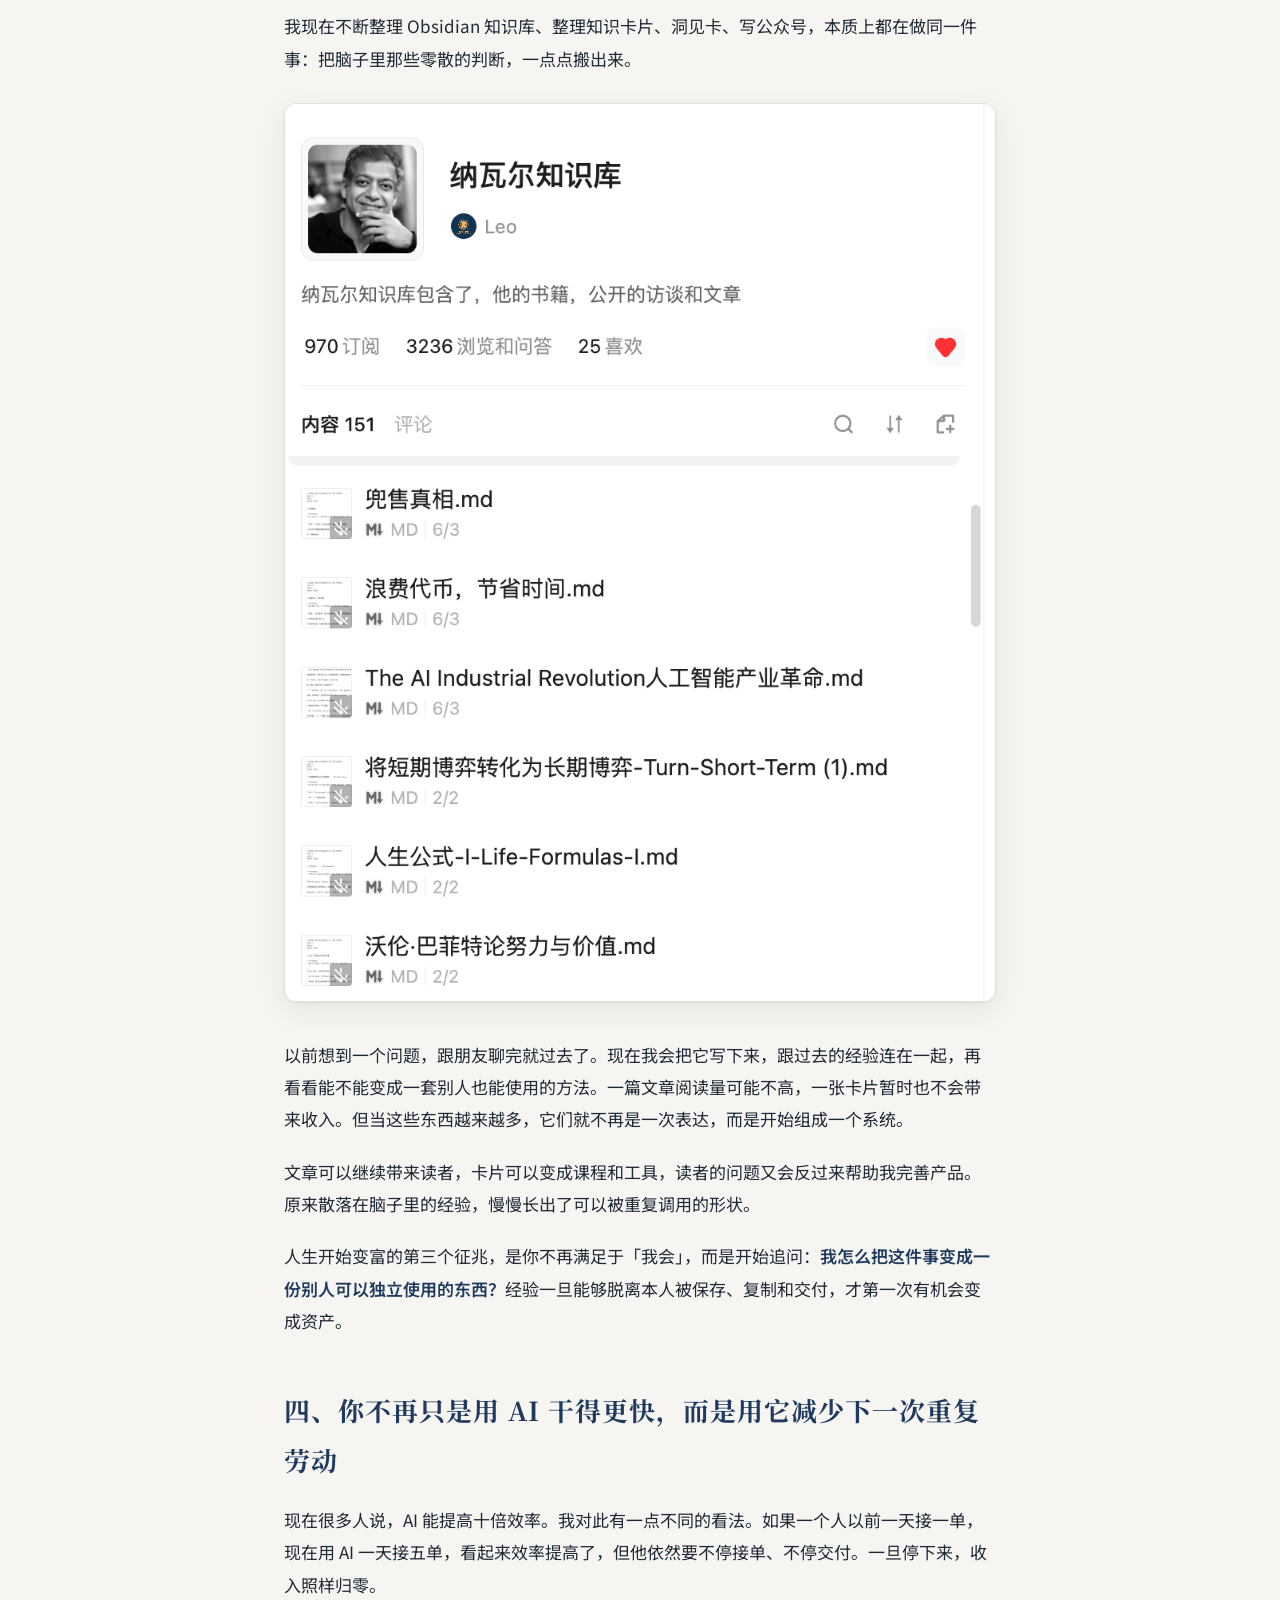
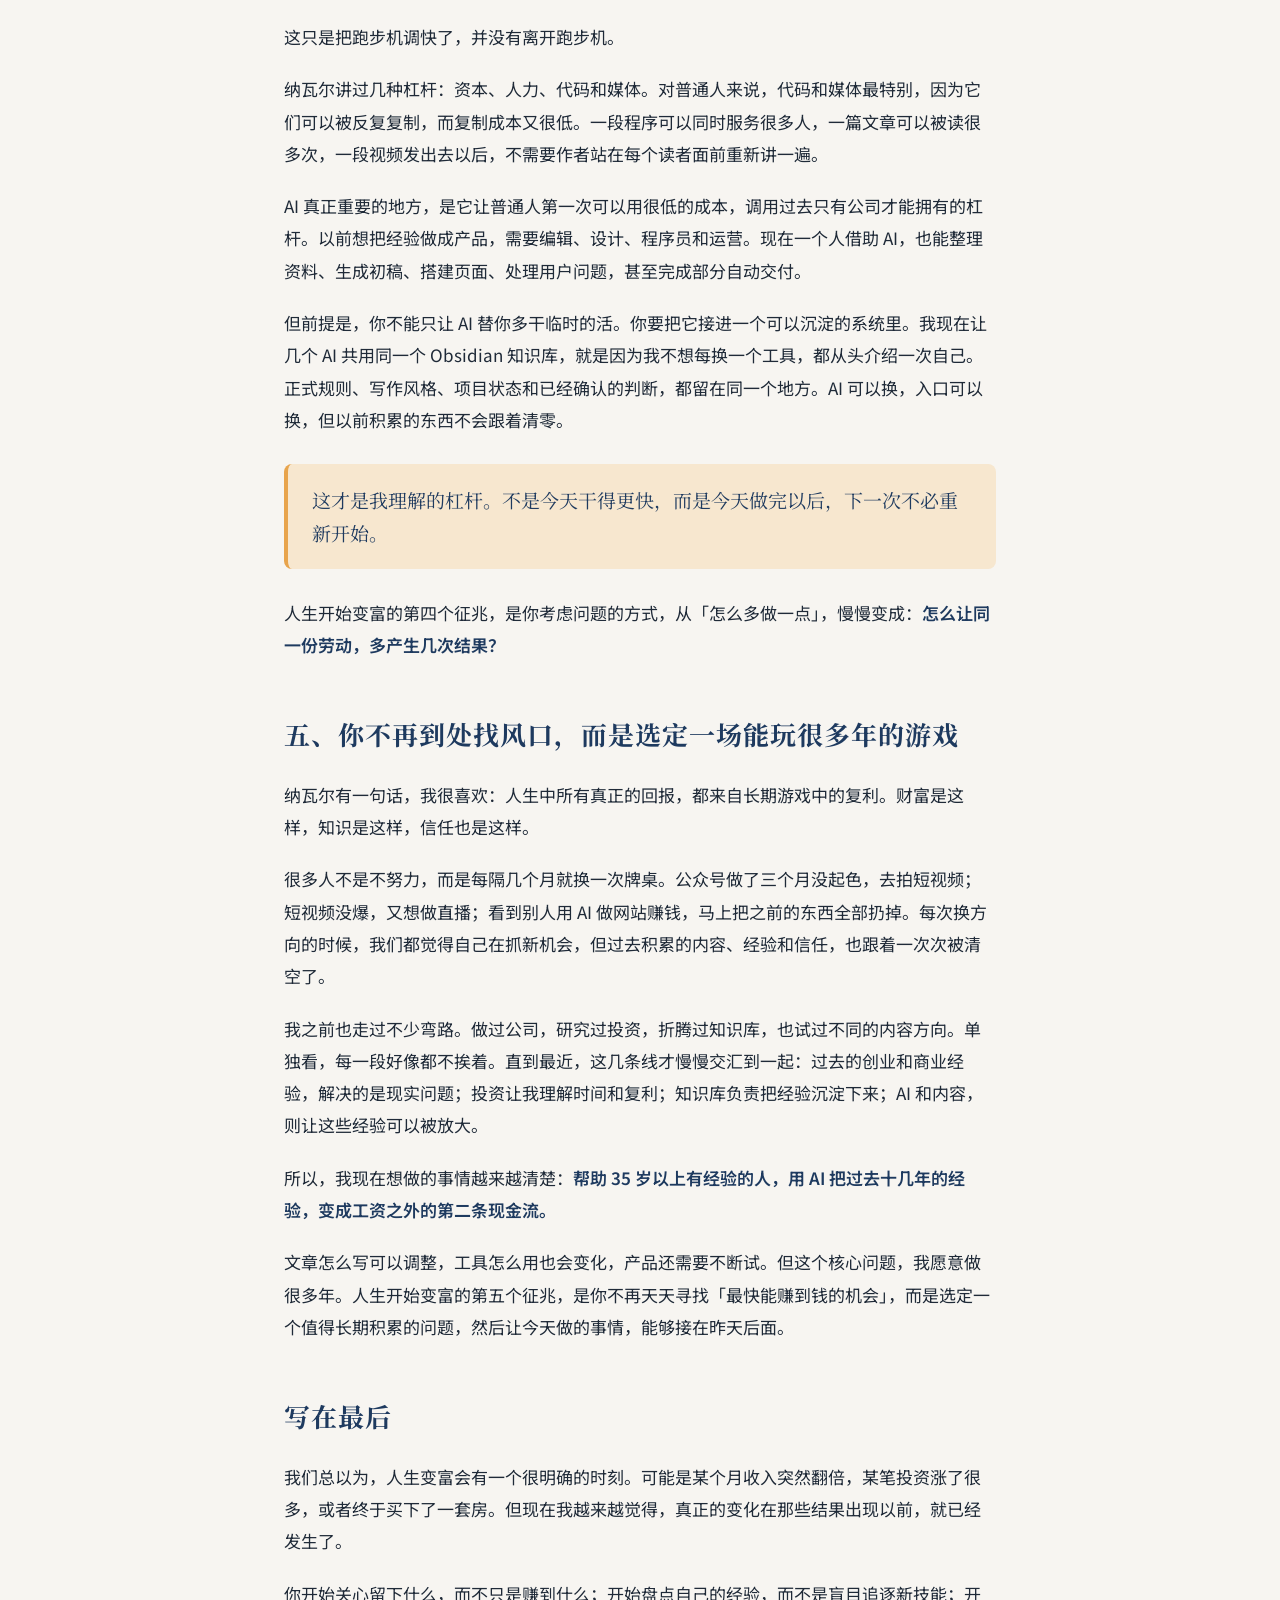
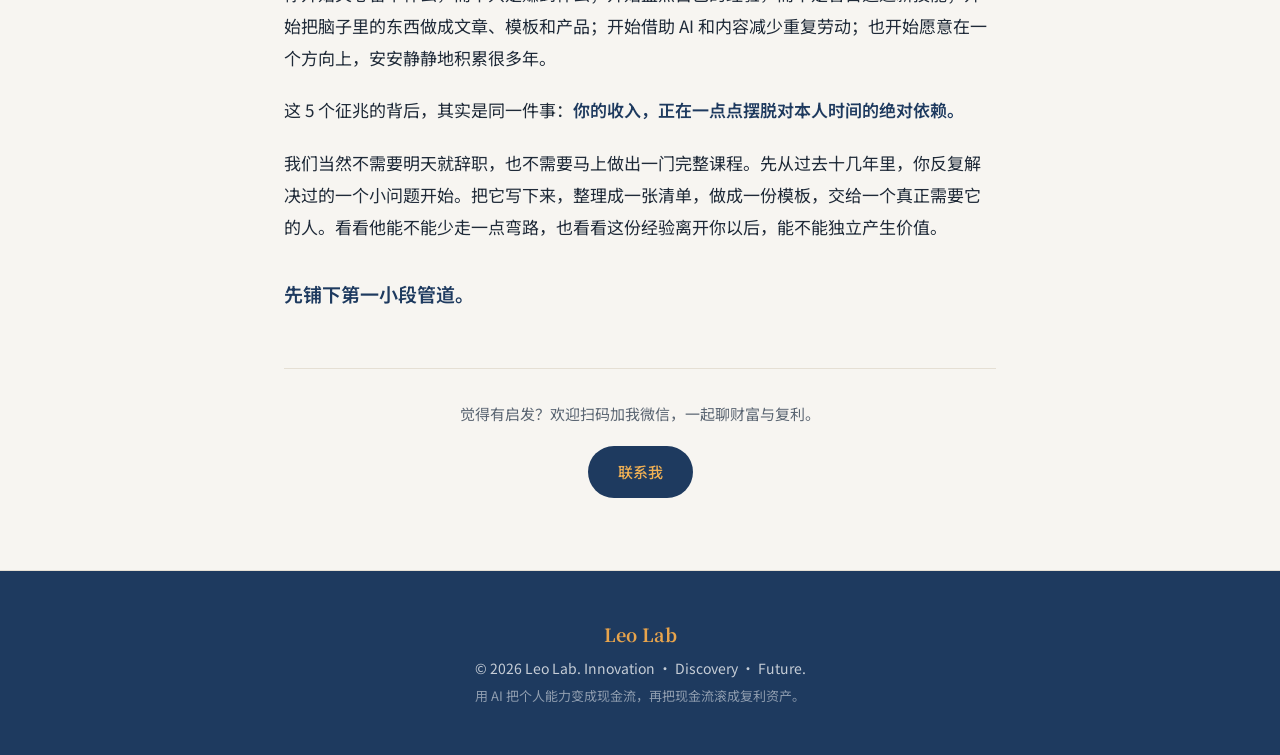
<file: posts/navar-5-signs-of-wealth.html>
<!DOCTYPE html>
<html lang="zh-CN">
<head>
  <meta charset="UTF-8" />
  <meta name="viewport" content="width=device-width, initial-scale=1.0" />
  <title>纳瓦尔(深度解读)：人生开始变富的5个征兆 · Leo Lab</title>
  <meta name="description" content="财富是那些在你睡觉时仍能产生价值的资产。一个人真正开始变富，最早的变化不是赚得更多，而是这5件事。" />
  <link rel="preconnect" href="https://fonts.googleapis.com" />
  <link rel="preconnect" href="https://fonts.gstatic.com" crossorigin />
  <link href="https://fonts.googleapis.com/css2?family=Noto+Serif+SC:wght@400;600;700&family=Noto+Sans+SC:wght@300;400;500;700&display=swap" rel="stylesheet" />
  <link rel="stylesheet" href="../assets/css/style.css" />
  <link rel="stylesheet" href="../assets/css/post.css" />
  <link rel="icon" href="data:image/svg+xml,<svg xmlns='http://www.w3.org/2000/svg' viewBox='0 0 100 100'><text y='.9em' font-size='90'>📈</text></svg>" />
</head>
<body>
  <a class="skip-link" href="#main">跳到正文</a>

  <header class="site-header">
    <div class="container nav-inner">
      <a class="brand" href="../index.html">
        <span class="brand-mark"><img src="../assets/img/leo-lab-logo.jpg" alt="Leo Lab logo" /></span>
        <span class="brand-name">Leo <span class="gold">Lab</span></span>
      </a>
      <nav class="nav-links" aria-label="主导航">
        <a href="../index.html#works">作品</a>
        <a href="../index.html#quotes">金句</a>
        <a href="../index.html#about">关于</a>
        <a href="../index.html#contact" class="nav-cta">联系我</a>
      </nav>
      <button class="nav-toggle" aria-label="打开菜单" aria-expanded="false">☰</button>
    </div>
  </header>

  <main id="main">
    <article class="post">
      <div class="container post-container">
        <header class="post-header">
          <a class="post-back" href="../index.html#works">← 返回作品</a>
          <p class="post-kicker">Leo Lab · 文章</p>
          <h1 class="post-title">纳瓦尔(深度解读)：人生开始变富的 5 个征兆</h1>
          <p class="post-meta">文 / Leo · 2026-08-05</p>
        </header>

        <div class="post-body">
          <p>我们以前说一个人变富了，首先想到的都是结果。工资涨了，房子从老破小换成了大平层，账户里的数字变多了。可我创业这些年见过不少收入很高的人，他们每天依然忙得不敢停下来，客户消息必须秒回，项目一个接着一个，看起来进账不少，可心里却比谁都慌。</p>
          <p>因为他们知道，只要自己停下来，收入的水龙头马上就会关掉。</p>
          <p>这种感觉我自己也有过。2023 年关掉公司以后，我才真正意识到，过去那些看起来很热闹的营业额、会议和项目，一旦团队散了、业务停了，很多东西很快就归零了。你忙的时候觉得自己手里握着一家公司，停下来才发现，真正能留下来的东西没有想象中那么多。</p>
          <blockquote>纳瓦尔说，财富不是单纯的钱，也不是你的地位。财富，是那些在你睡觉时仍然能够产生价值的资产。</blockquote>
          <figure class="post-figure">
            <img src="../assets/img/posts/a1.png" alt="纳瓦尔" loading="lazy" />
          </figure>
          <p>纳瓦尔并没有原样列出一份「人生变富的 5 个征兆」。这是我把他的财富观和自己这几年的经历放在一起之后，重新整理出来的判断。一个人真正开始变富，最早出现的变化，往往不是赚得更多，而是下面这 5 件事。</p>

          <h2>一、你开始关心留下了什么，而不只是今天赚了多少</h2>
          <p>以前做生意，我每天最关心的是成交、回款、成本和利润。这些数字当然重要，如果公司没有现金流，真的是一天都活不下去。但后来我越来越发现，只盯着当月收入，很容易把自己困在一场永远停不下来的接力赛里。</p>
          <p>这个月赚完，下个月重新开始；这个客户交付完，再找下一个客户。每天都很忙，业务却没有因为你忙了三年，就自动变得更轻便。</p>
          <p>有一次，我接到一个客户电话，对方是从我十年前参与过的一个网站上找到我的。那时我在一家移动互联网公司做 SaaS，也做过 SEO。很多具体工作我自己都快忘了，但我离开那家公司十年后，那个网站仍然会给我带来零星的客户需求。</p>
          <p>这件事给我的触动很大。十年前做的绝大多数工作，今天已经找不到痕迹了。但当时沉淀在网站上的内容和搜索排名，却像埋在地下的一根旧水管，过了这么多年，偶尔还会流出水来。</p>
          <blockquote>收入是你今天挑回家的一桶水，资产是你花时间铺下去的一根管道。</blockquote>
          <p>人生开始变富的第一个征兆，就是你做完一件事以后，会多问一句：<strong>这件事除了给我今天的收入，还留下了什么？</strong>可能是一篇以后还能被搜索到的文章，一个能反复使用的模板，一套越来越成熟的流程，也可能是一群已经对你建立信任的人。它今天未必值钱，但它不会跟着今天一起消失。</p>

          <h2>二、你不再盲目学新东西，而是开始盘点自己已经会什么</h2>
          <p>35 岁以后，人很容易产生一种焦虑：这个世界变化太快，我是不是又落后了？AI 出来以后，这种感觉更强烈。今天学提示词，明天研究智能体，后天又冒出一个新模型。收藏夹越来越满，真正能拿出来解决问题的东西却没有实质增加。</p>
          <p>纳瓦尔把一个人真正值钱的能力叫作「特殊知识」。这种知识不是培训班批量教出来的，也不一定有证书。它往往来自一个人过去十几年做过的事、踩过的坑、长期形成的兴趣，以及别人很难在短时间内复制的判断。</p>
          <p>前段时间，我花了 4 个小时，问了 4 个老朋友和老客户同样两个问题：你觉得我在工作中是什么样的人？如果你遇到问题，会来问我什么？</p>
          <p>他们的答案出奇地一致：框架思维、判断方向、商业和市场、把一团乱麻的东西理清楚。我以前一直觉得，这些算什么能力？不就是想问题吗？</p>
          <p>但对自己最自然的东西，往往最容易被低估。因为你天天都在用，根本感觉不到它有什么特别。就像一个做了 15 年供应链的人，看一眼订单就知道哪里会出问题；一个做了 10 年销售的人，聊几分钟就能判断这个客户值不值得跟进。</p>
          <p>所以，35 岁以后想建立第二现金流，未必需要重新学一门完全陌生的手艺。更现实的路，是先把过去十几年走过的路翻出来看一遍。别人经常来问你什么？什么事情你做起来不费劲，别人却总是卡住？你在哪些问题上，已经付过别人没付过的学费？</p>
          <p>人生开始变富的第二个征兆，是你不再总觉得自己缺点什么，而是第一次认真看见：<strong>你已经拥有的经验，本身就是一座还没有被开发的矿。</strong></p>

          <h2>三、你开始把脑子里的经验，变成别人能拿走的东西</h2>
          <p>有经验，还不等于有资产。如果别人每次遇到问题，都必须把你本人叫过来；如果你每服务一个客户，都要从头讲一遍；如果你离开现场，所有方法就跟着失效，那么这份经验仍然锁在你的时间里。</p>
          <p>我以前也总觉得，要做产品就得有一套完整课程、有社群、有几十页 PPT，最好再搭一个漂亮的网站。后来才发现，最早的产品可能没有那么复杂。它可以是一张诊断表、一份清单、一个案例库，也可以是一篇真正把问题讲透的文章。</p>
          <p>我现在不断整理 Obsidian 知识库、整理知识卡片、洞见卡、写公众号，本质上都在做同一件事：把脑子里那些零散的判断，一点点搬出来。</p>
          <figure class="post-figure">
            <img src="../assets/img/posts/a2.png" alt="纳瓦尔知识库界面" loading="lazy" />
          </figure>
          <p>以前想到一个问题，跟朋友聊完就过去了。现在我会把它写下来，跟过去的经验连在一起，再看看能不能变成一套别人也能使用的方法。一篇文章阅读量可能不高，一张卡片暂时也不会带来收入。但当这些东西越来越多，它们就不再是一次表达，而是开始组成一个系统。</p>
          <p>文章可以继续带来读者，卡片可以变成课程和工具，读者的问题又会反过来帮助我完善产品。原来散落在脑子里的经验，慢慢长出了可以被重复调用的形状。</p>
          <p>人生开始变富的第三个征兆，是你不再满足于「我会」，而是开始追问：<strong>我怎么把这件事变成一份别人可以独立使用的东西？</strong>经验一旦能够脱离本人被保存、复制和交付，才第一次有机会变成资产。</p>

          <h2>四、你不再只是用 AI 干得更快，而是用它减少下一次重复劳动</h2>
          <p>现在很多人说，AI 能提高十倍效率。我对此有一点不同的看法。如果一个人以前一天接一单，现在用 AI 一天接五单，看起来效率提高了，但他依然要不停接单、不停交付。一旦停下来，收入照样归零。</p>
          <p>这只是把跑步机调快了，并没有离开跑步机。</p>
          <p>纳瓦尔讲过几种杠杆：资本、人力、代码和媒体。对普通人来说，代码和媒体最特别，因为它们可以被反复复制，而复制成本又很低。一段程序可以同时服务很多人，一篇文章可以被读很多次，一段视频发出去以后，不需要作者站在每个读者面前重新讲一遍。</p>
          <p>AI 真正重要的地方，是它让普通人第一次可以用很低的成本，调用过去只有公司才能拥有的杠杆。以前想把经验做成产品，需要编辑、设计、程序员和运营。现在一个人借助 AI，也能整理资料、生成初稿、搭建页面、处理用户问题，甚至完成部分自动交付。</p>
          <p>但前提是，你不能只让 AI 替你多干临时的活。你要把它接进一个可以沉淀的系统里。我现在让几个 AI 共用同一个 Obsidian 知识库，就是因为我不想每换一个工具，都从头介绍一次自己。正式规则、写作风格、项目状态和已经确认的判断，都留在同一个地方。AI 可以换，入口可以换，但以前积累的东西不会跟着清零。</p>
          <blockquote>这才是我理解的杠杆。不是今天干得更快，而是今天做完以后，下一次不必重新开始。</blockquote>
          <p>人生开始变富的第四个征兆，是你考虑问题的方式，从「怎么多做一点」，慢慢变成：<strong>怎么让同一份劳动，多产生几次结果？</strong></p>

          <h2>五、你不再到处找风口，而是选定一场能玩很多年的游戏</h2>
          <p>纳瓦尔有一句话，我很喜欢：人生中所有真正的回报，都来自长期游戏中的复利。财富是这样，知识是这样，信任也是这样。</p>
          <p>很多人不是不努力，而是每隔几个月就换一次牌桌。公众号做了三个月没起色，去拍短视频；短视频没爆，又想做直播；看到别人用 AI 做网站赚钱，马上把之前的东西全部扔掉。每次换方向的时候，我们都觉得自己在抓新机会，但过去积累的内容、经验和信任，也跟着一次次被清空了。</p>
          <p>我之前也走过不少弯路。做过公司，研究过投资，折腾过知识库，也试过不同的内容方向。单独看，每一段好像都不挨着。直到最近，这几条线才慢慢交汇到一起：过去的创业和商业经验，解决的是现实问题；投资让我理解时间和复利；知识库负责把经验沉淀下来；AI 和内容，则让这些经验可以被放大。</p>
          <p>所以，我现在想做的事情越来越清楚：<strong>帮助 35 岁以上有经验的人，用 AI 把过去十几年的经验，变成工资之外的第二条现金流。</strong></p>
          <p>文章怎么写可以调整，工具怎么用也会变化，产品还需要不断试。但这个核心问题，我愿意做很多年。人生开始变富的第五个征兆，是你不再天天寻找「最快能赚到钱的机会」，而是选定一个值得长期积累的问题，然后让今天做的事情，能够接在昨天后面。</p>

          <h2>写在最后</h2>
          <p>我们总以为，人生变富会有一个很明确的时刻。可能是某个月收入突然翻倍，某笔投资涨了很多，或者终于买下了一套房。但现在我越来越觉得，真正的变化在那些结果出现以前，就已经发生了。</p>
          <p>你开始关心留下什么，而不只是赚到什么；开始盘点自己的经验，而不是盲目追逐新技能；开始把脑子里的东西做成文章、模板和产品；开始借助 AI 和内容减少重复劳动；也开始愿意在一个方向上，安安静静地积累很多年。</p>
          <p>这 5 个征兆的背后，其实是同一件事：<strong>你的收入，正在一点点摆脱对本人时间的绝对依赖。</strong></p>
          <p>我们当然不需要明天就辞职，也不需要马上做出一门完整课程。先从过去十几年里，你反复解决过的一个小问题开始。把它写下来，整理成一张清单，做成一份模板，交给一个真正需要它的人。看看他能不能少走一点弯路，也看看这份经验离开你以后，能不能独立产生价值。</p>
          <p class="post-ending"><strong>先铺下第一小段管道。</strong></p>
        </div>

        <footer class="post-footer">
          <p class="post-tip">觉得有启发？欢迎扫码加我微信，一起聊财富与复利。</p>
          <a class="btn btn-primary" href="../index.html#contact">联系我</a>
        </footer>
      </div>
    </article>
  </main>

  <footer class="site-footer">
    <div class="container footer-inner">
      <p class="footer-brand">Leo Lab</p>
      <p class="footer-copy">© 2026 Leo Lab. Innovation · Discovery · Future.</p>
      <p class="footer-note">用 AI 把个人能力变成现金流，再把现金流滚成复利资产。</p>
    </div>
  </footer>

  <script src="../assets/js/main.js"></script>
</body>
</html>
</file>
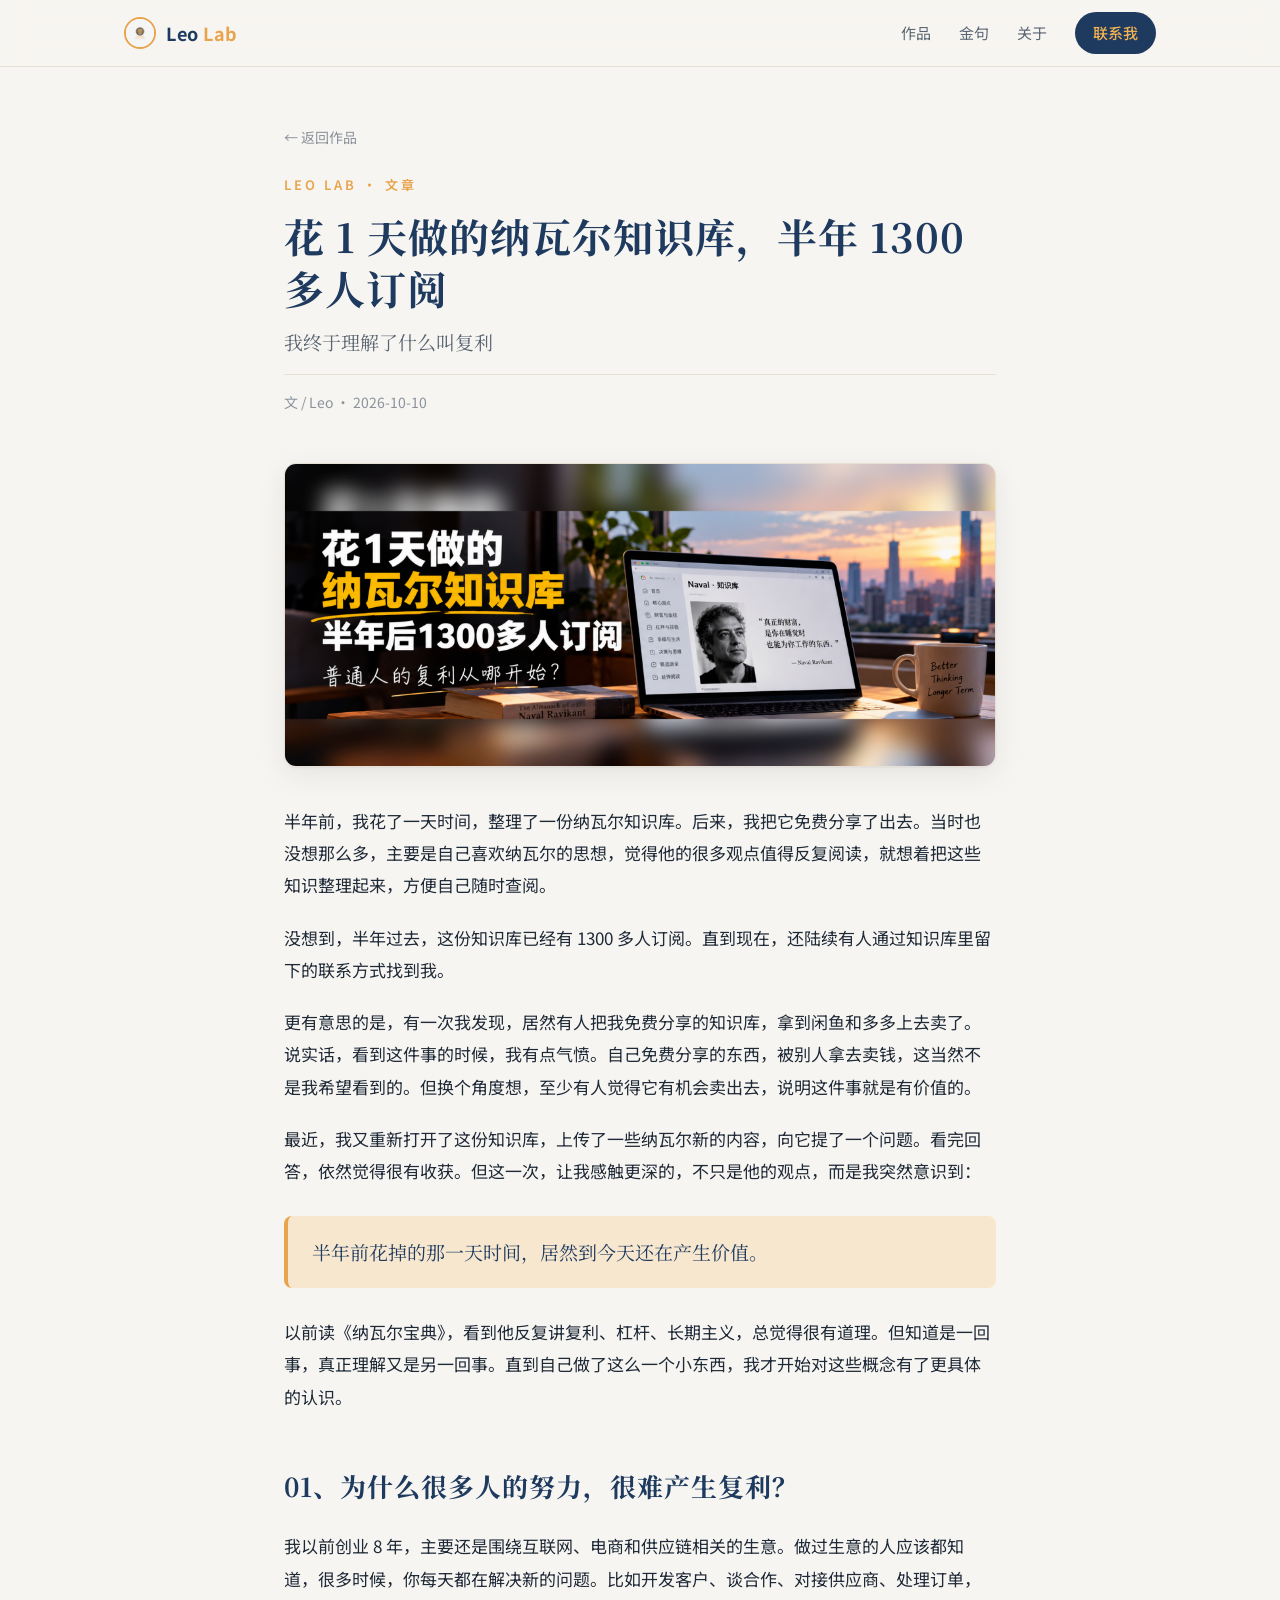
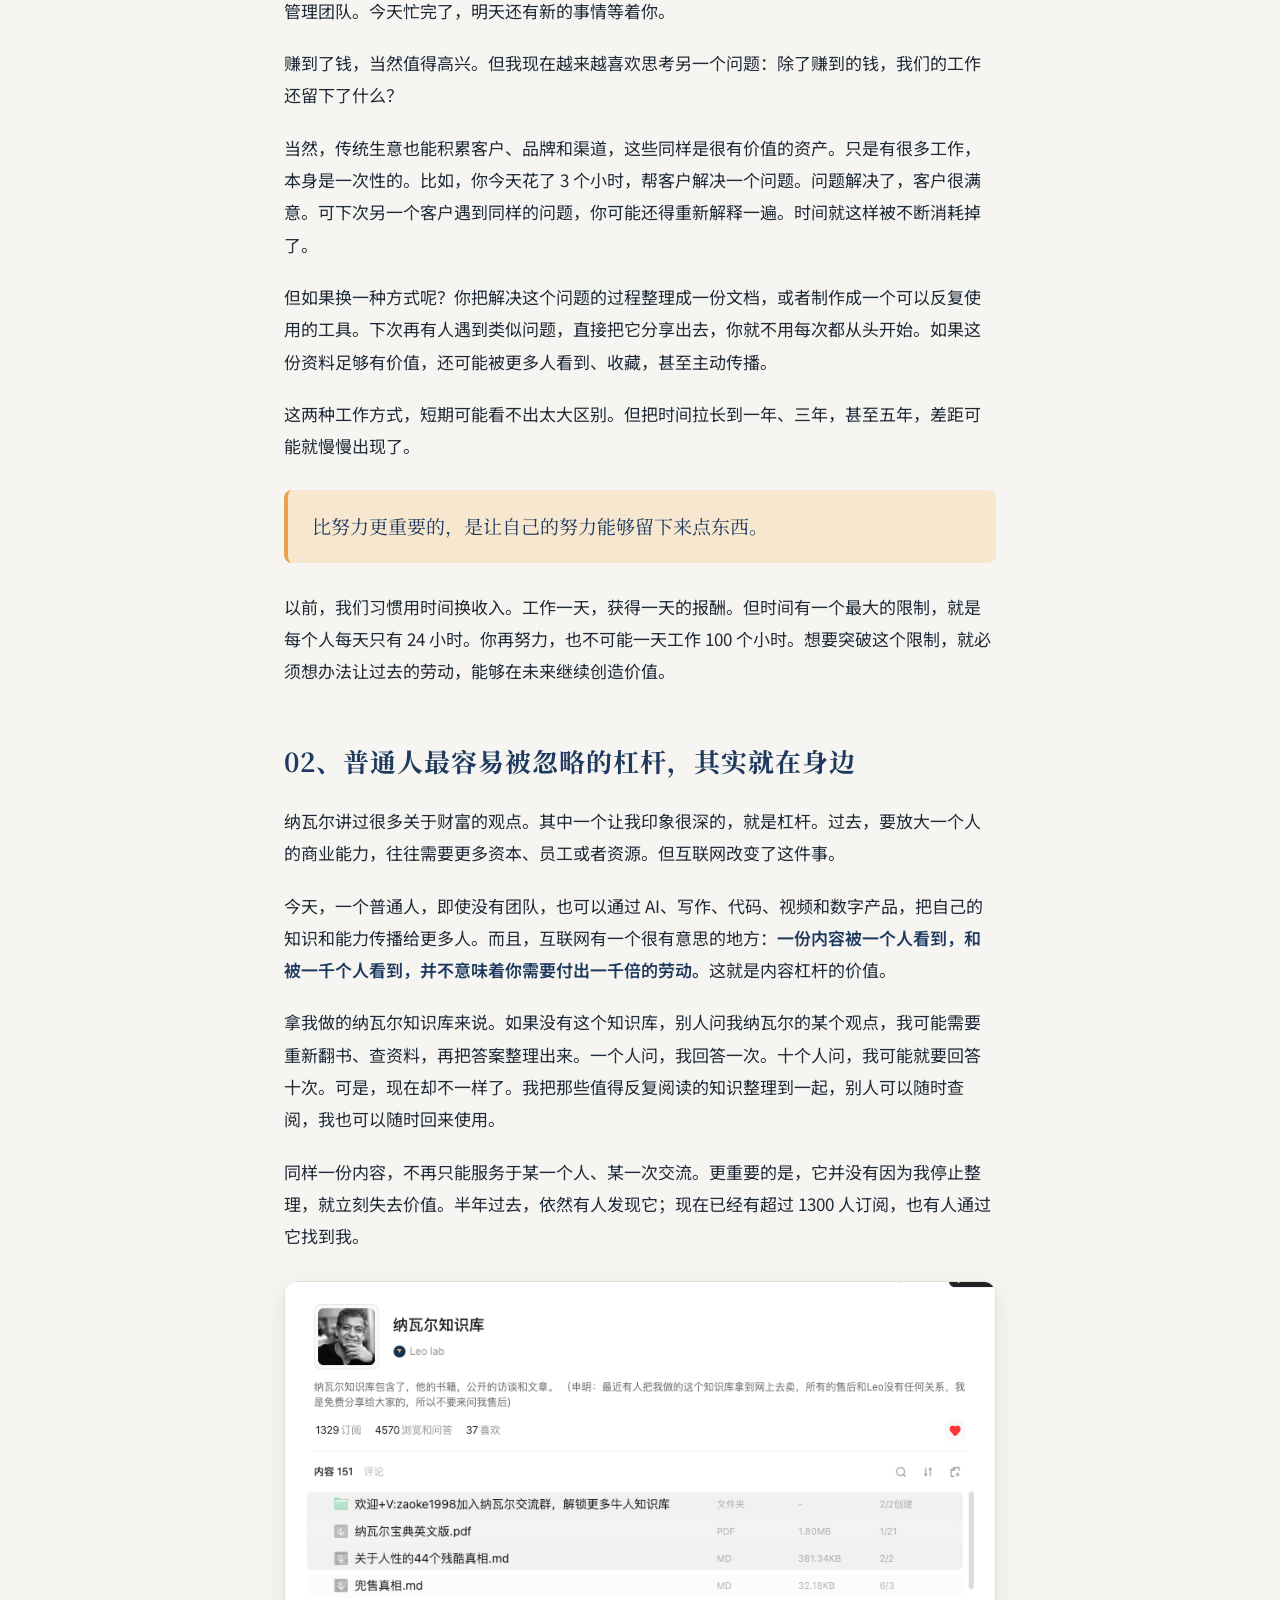
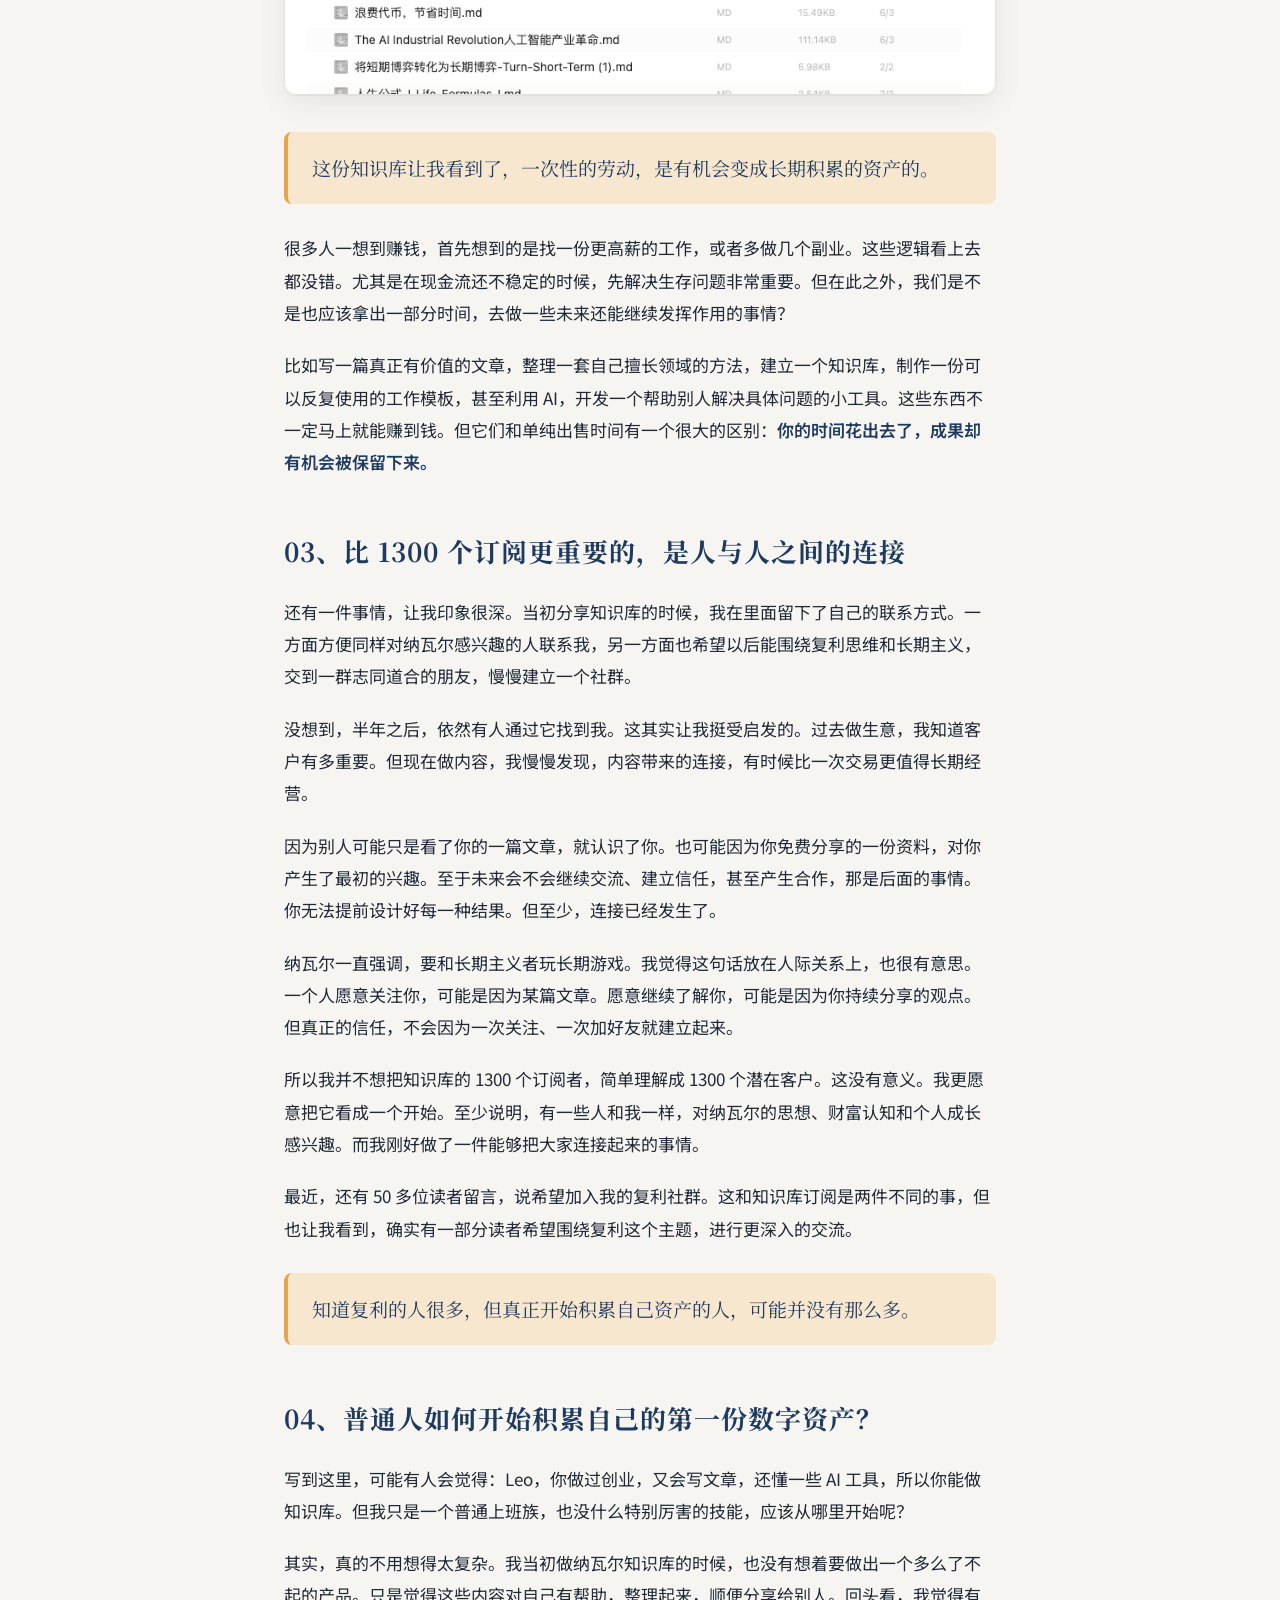
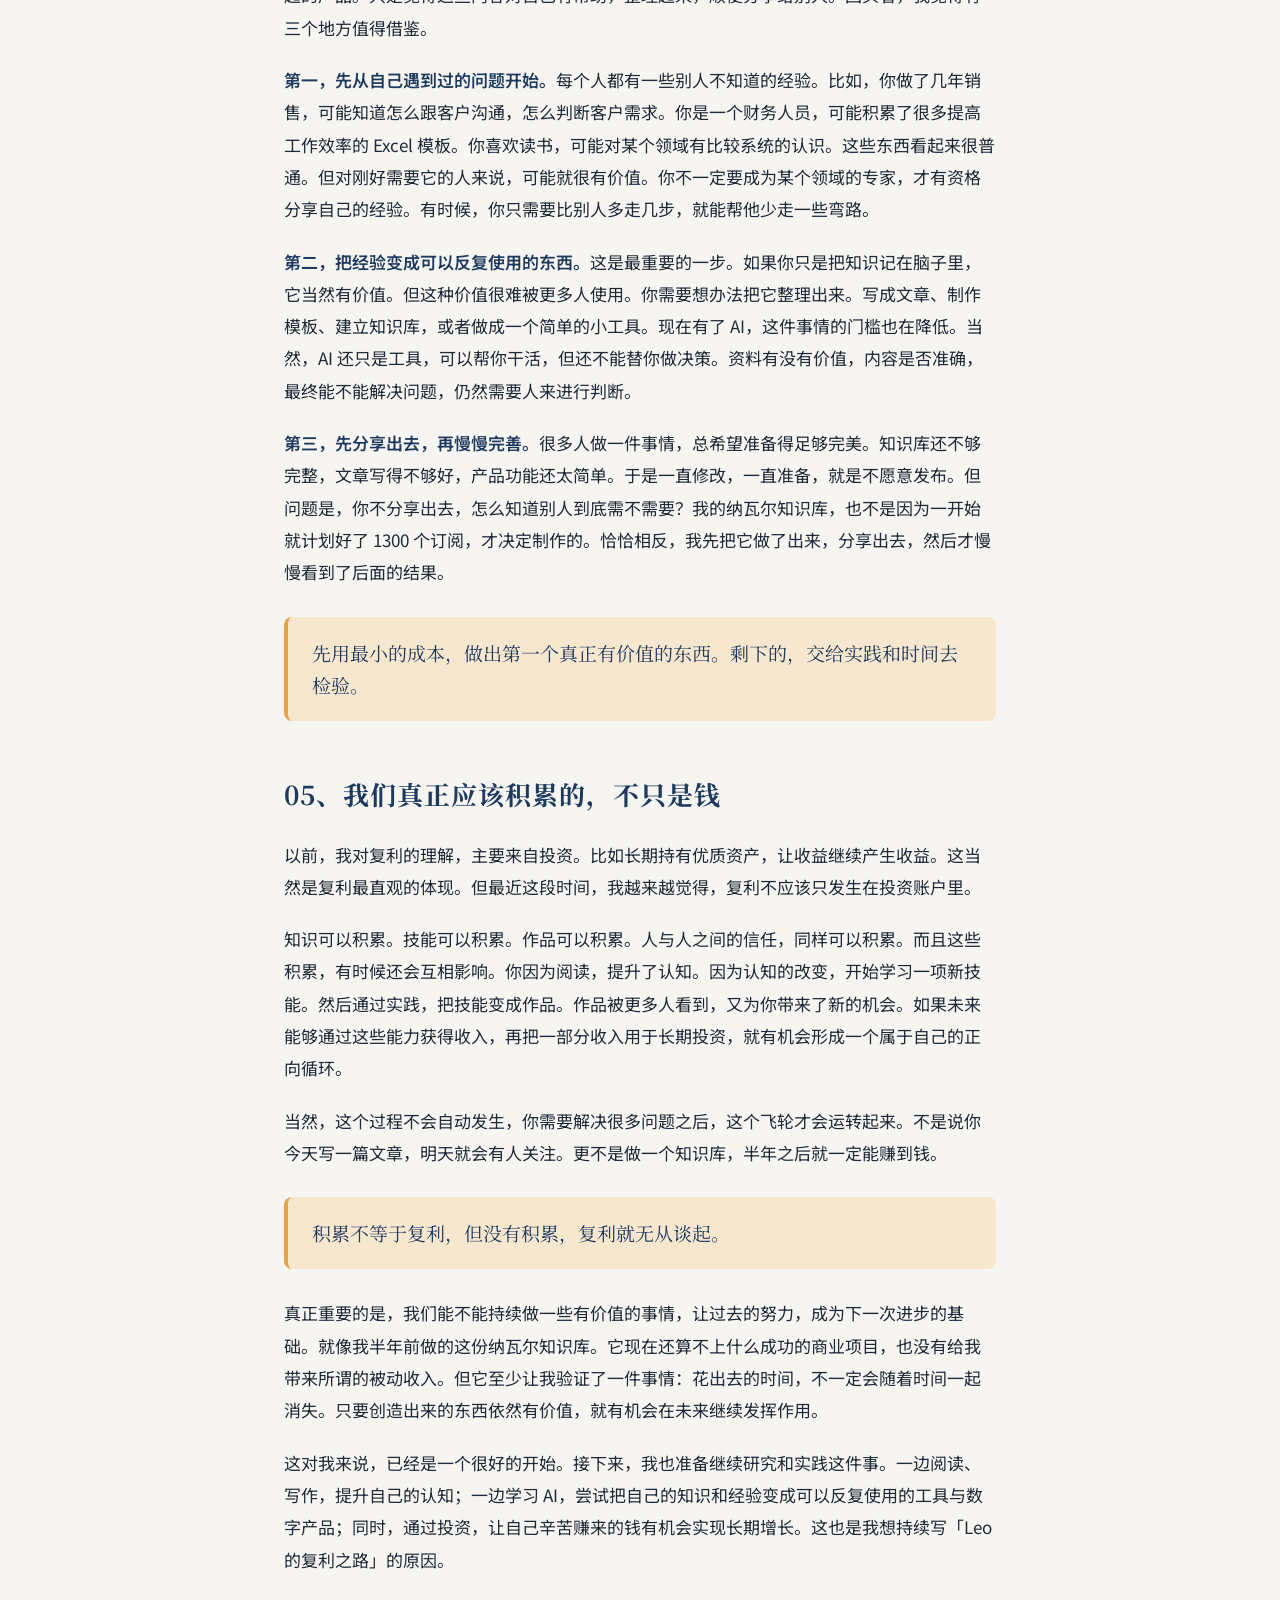
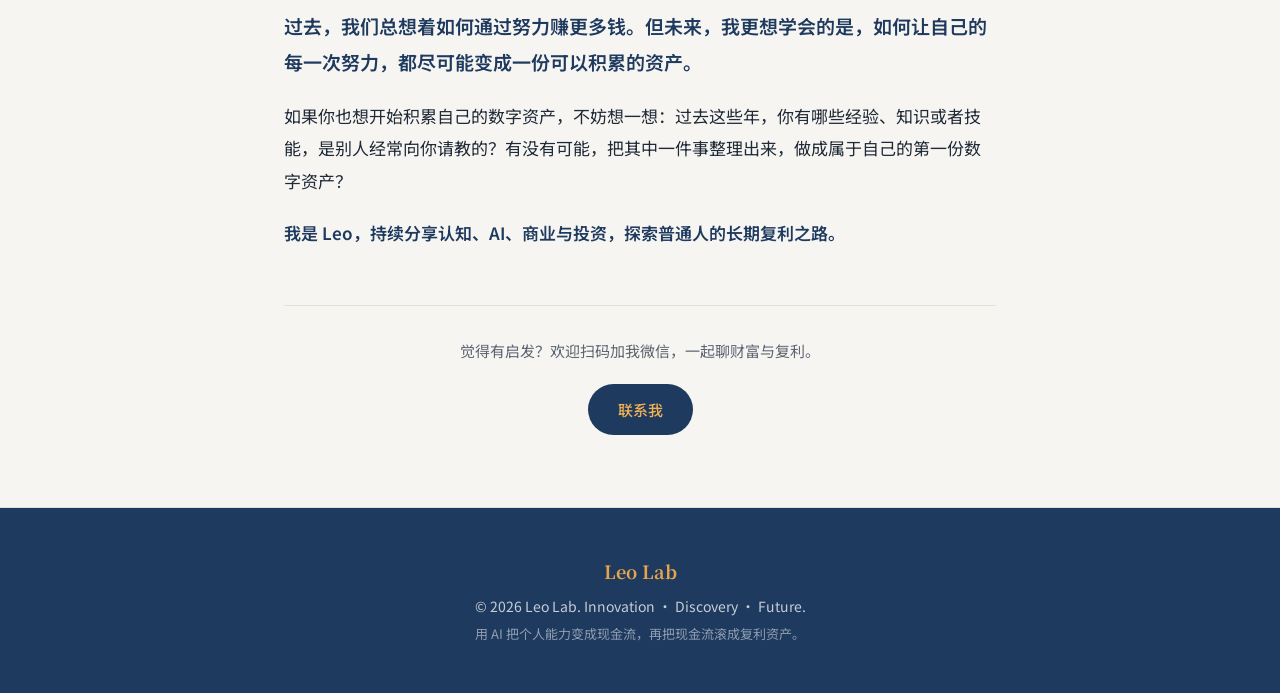
<file: posts/navar-knowledge-base-compound.html>
<!DOCTYPE html>
<html lang="zh-CN">
<head>
  <meta charset="UTF-8" />
  <meta name="viewport" content="width=device-width, initial-scale=1.0" />
  <title>花1天做的纳瓦尔知识库，半年1300多人订阅 · Leo Lab</title>
  <meta name="description" content="我终于理解了什么叫复利。半年前花掉的那一天时间，到今天还在产生价值。" />
  <link rel="preconnect" href="https://fonts.googleapis.com" />
  <link rel="preconnect" href="https://fonts.gstatic.com" crossorigin />
  <link href="https://fonts.googleapis.com/css2?family=Noto+Serif+SC:wght@400;600;700&family=Noto+Sans+SC:wght@300;400;500;700&display=swap" rel="stylesheet" />
  <link rel="stylesheet" href="../assets/css/style.css" />
  <link rel="stylesheet" href="../assets/css/post.css" />
  <link rel="icon" href="data:image/svg+xml,<svg xmlns='http://www.w3.org/2000/svg' viewBox='0 0 100 100'><text y='.9em' font-size='90'>📈</text></svg>" />
</head>
<body>
  <a class="skip-link" href="#main">跳到正文</a>

  <header class="site-header">
    <div class="container nav-inner">
      <a class="brand" href="../index.html">
        <span class="brand-mark"><img src="../assets/img/leo-lab-logo.jpg" alt="Leo Lab logo" /></span>
        <span class="brand-name">Leo <span class="gold">Lab</span></span>
      </a>
      <nav class="nav-links" aria-label="主导航">
        <a href="../index.html#works">作品</a>
        <a href="../index.html#quotes">金句</a>
        <a href="../index.html#about">关于</a>
        <a href="../index.html#contact" class="nav-cta">联系我</a>
      </nav>
      <button class="nav-toggle" aria-label="打开菜单" aria-expanded="false">☰</button>
    </div>
  </header>

  <main id="main">
    <article class="post">
      <div class="container post-container">
        <header class="post-header">
          <a class="post-back" href="../index.html#works">← 返回作品</a>
          <p class="post-kicker">Leo Lab · 文章</p>
          <h1 class="post-title">花 1 天做的纳瓦尔知识库，半年 1300 多人订阅</h1>
          <p class="post-subtitle">我终于理解了什么叫复利</p>
          <p class="post-meta">文 / Leo · 2026-10-10</p>
        </header>

        <div class="post-body">
          <figure class="post-figure">
            <img src="../assets/img/posts/c1.png" alt="纳瓦尔知识库封面" loading="lazy" />
          </figure>
          <p>半年前，我花了一天时间，整理了一份纳瓦尔知识库。后来，我把它免费分享了出去。当时也没想那么多，主要是自己喜欢纳瓦尔的思想，觉得他的很多观点值得反复阅读，就想着把这些知识整理起来，方便自己随时查阅。</p>
          <p>没想到，半年过去，这份知识库已经有 1300 多人订阅。直到现在，还陆续有人通过知识库里留下的联系方式找到我。</p>
          <p>更有意思的是，有一次我发现，居然有人把我免费分享的知识库，拿到闲鱼和多多上去卖了。说实话，看到这件事的时候，我有点气愤。自己免费分享的东西，被别人拿去卖钱，这当然不是我希望看到的。但换个角度想，至少有人觉得它有机会卖出去，说明这件事就是有价值的。</p>
          <p>最近，我又重新打开了这份知识库，上传了一些纳瓦尔新的内容，向它提了一个问题。看完回答，依然觉得很有收获。但这一次，让我感触更深的，不只是他的观点，而是我突然意识到：</p>
          <blockquote>半年前花掉的那一天时间，居然到今天还在产生价值。</blockquote>
          <p>以前读《纳瓦尔宝典》，看到他反复讲复利、杠杆、长期主义，总觉得很有道理。但知道是一回事，真正理解又是另一回事。直到自己做了这么一个小东西，我才开始对这些概念有了更具体的认识。</p>

          <h2>01、为什么很多人的努力，很难产生复利？</h2>
          <p>我以前创业 8 年，主要还是围绕互联网、电商和供应链相关的生意。做过生意的人应该都知道，很多时候，你每天都在解决新的问题。比如开发客户、谈合作、对接供应商、处理订单，管理团队。今天忙完了，明天还有新的事情等着你。</p>
          <p>赚到了钱，当然值得高兴。但我现在越来越喜欢思考另一个问题：除了赚到的钱，我们的工作还留下了什么？</p>
          <p>当然，传统生意也能积累客户、品牌和渠道，这些同样是很有价值的资产。只是有很多工作，本身是一次性的。比如，你今天花了 3 个小时，帮客户解决一个问题。问题解决了，客户很满意。可下次另一个客户遇到同样的问题，你可能还得重新解释一遍。时间就这样被不断消耗掉了。</p>
          <p>但如果换一种方式呢？你把解决这个问题的过程整理成一份文档，或者制作成一个可以反复使用的工具。下次再有人遇到类似问题，直接把它分享出去，你就不用每次都从头开始。如果这份资料足够有价值，还可能被更多人看到、收藏，甚至主动传播。</p>
          <p>这两种工作方式，短期可能看不出太大区别。但把时间拉长到一年、三年，甚至五年，差距可能就慢慢出现了。</p>
          <blockquote>比努力更重要的，是让自己的努力能够留下来点东西。</blockquote>
          <p>以前，我们习惯用时间换收入。工作一天，获得一天的报酬。但时间有一个最大的限制，就是每个人每天只有 24 小时。你再努力，也不可能一天工作 100 个小时。想要突破这个限制，就必须想办法让过去的劳动，能够在未来继续创造价值。</p>

          <h2>02、普通人最容易被忽略的杠杆，其实就在身边</h2>
          <p>纳瓦尔讲过很多关于财富的观点。其中一个让我印象很深的，就是杠杆。过去，要放大一个人的商业能力，往往需要更多资本、员工或者资源。但互联网改变了这件事。</p>
          <p>今天，一个普通人，即使没有团队，也可以通过 AI、写作、代码、视频和数字产品，把自己的知识和能力传播给更多人。而且，互联网有一个很有意思的地方：<strong>一份内容被一个人看到，和被一千个人看到，并不意味着你需要付出一千倍的劳动。</strong>这就是内容杠杆的价值。</p>
          <p>拿我做的纳瓦尔知识库来说。如果没有这个知识库，别人问我纳瓦尔的某个观点，我可能需要重新翻书、查资料，再把答案整理出来。一个人问，我回答一次。十个人问，我可能就要回答十次。可是，现在却不一样了。我把那些值得反复阅读的知识整理到一起，别人可以随时查阅，我也可以随时回来使用。</p>
          <p>同样一份内容，不再只能服务于某一个人、某一次交流。更重要的是，它并没有因为我停止整理，就立刻失去价值。半年过去，依然有人发现它；现在已经有超过 1300 人订阅，也有人通过它找到我。</p>
          <figure class="post-figure">
            <img src="../assets/img/posts/c2.png" alt="纳瓦尔知识库订阅数据" loading="lazy" />
          </figure>
          <blockquote>这份知识库让我看到了，一次性的劳动，是有机会变成长期积累的资产的。</blockquote>
          <p>很多人一想到赚钱，首先想到的是找一份更高薪的工作，或者多做几个副业。这些逻辑看上去都没错。尤其是在现金流还不稳定的时候，先解决生存问题非常重要。但在此之外，我们是不是也应该拿出一部分时间，去做一些未来还能继续发挥作用的事情？</p>
          <p>比如写一篇真正有价值的文章，整理一套自己擅长领域的方法，建立一个知识库，制作一份可以反复使用的工作模板，甚至利用 AI，开发一个帮助别人解决具体问题的小工具。这些东西不一定马上就能赚到钱。但它们和单纯出售时间有一个很大的区别：<strong>你的时间花出去了，成果却有机会被保留下来。</strong></p>

          <h2>03、比 1300 个订阅更重要的，是人与人之间的连接</h2>
          <p>还有一件事情，让我印象很深。当初分享知识库的时候，我在里面留下了自己的联系方式。一方面方便同样对纳瓦尔感兴趣的人联系我，另一方面也希望以后能围绕复利思维和长期主义，交到一群志同道合的朋友，慢慢建立一个社群。</p>
          <p>没想到，半年之后，依然有人通过它找到我。这其实让我挺受启发的。过去做生意，我知道客户有多重要。但现在做内容，我慢慢发现，内容带来的连接，有时候比一次交易更值得长期经营。</p>
          <p>因为别人可能只是看了你的一篇文章，就认识了你。也可能因为你免费分享的一份资料，对你产生了最初的兴趣。至于未来会不会继续交流、建立信任，甚至产生合作，那是后面的事情。你无法提前设计好每一种结果。但至少，连接已经发生了。</p>
          <p>纳瓦尔一直强调，要和长期主义者玩长期游戏。我觉得这句话放在人际关系上，也很有意思。一个人愿意关注你，可能是因为某篇文章。愿意继续了解你，可能是因为你持续分享的观点。但真正的信任，不会因为一次关注、一次加好友就建立起来。</p>
          <p>所以我并不想把知识库的 1300 个订阅者，简单理解成 1300 个潜在客户。这没有意义。我更愿意把它看成一个开始。至少说明，有一些人和我一样，对纳瓦尔的思想、财富认知和个人成长感兴趣。而我刚好做了一件能够把大家连接起来的事情。</p>
          <p>最近，还有 50 多位读者留言，说希望加入我的复利社群。这和知识库订阅是两件不同的事，但也让我看到，确实有一部分读者希望围绕复利这个主题，进行更深入的交流。</p>
          <blockquote>知道复利的人很多，但真正开始积累自己资产的人，可能并没有那么多。</blockquote>

          <h2>04、普通人如何开始积累自己的第一份数字资产？</h2>
          <p>写到这里，可能有人会觉得：Leo，你做过创业，又会写文章，还懂一些 AI 工具，所以你能做知识库。但我只是一个普通上班族，也没什么特别厉害的技能，应该从哪里开始呢？</p>
          <p>其实，真的不用想得太复杂。我当初做纳瓦尔知识库的时候，也没有想着要做出一个多么了不起的产品。只是觉得这些内容对自己有帮助，整理起来，顺便分享给别人。回头看，我觉得有三个地方值得借鉴。</p>
          <p><strong>第一，先从自己遇到过的问题开始。</strong>每个人都有一些别人不知道的经验。比如，你做了几年销售，可能知道怎么跟客户沟通，怎么判断客户需求。你是一个财务人员，可能积累了很多提高工作效率的 Excel 模板。你喜欢读书，可能对某个领域有比较系统的认识。这些东西看起来很普通。但对刚好需要它的人来说，可能就很有价值。你不一定要成为某个领域的专家，才有资格分享自己的经验。有时候，你只需要比别人多走几步，就能帮他少走一些弯路。</p>
          <p><strong>第二，把经验变成可以反复使用的东西。</strong>这是最重要的一步。如果你只是把知识记在脑子里，它当然有价值。但这种价值很难被更多人使用。你需要想办法把它整理出来。写成文章、制作模板、建立知识库，或者做成一个简单的小工具。现在有了 AI，这件事情的门槛也在降低。当然，AI 还只是工具，可以帮你干活，但还不能替你做决策。资料有没有价值，内容是否准确，最终能不能解决问题，仍然需要人来进行判断。</p>
          <p><strong>第三，先分享出去，再慢慢完善。</strong>很多人做一件事情，总希望准备得足够完美。知识库还不够完整，文章写得不够好，产品功能还太简单。于是一直修改，一直准备，就是不愿意发布。但问题是，你不分享出去，怎么知道别人到底需不需要？我的纳瓦尔知识库，也不是因为一开始就计划好了 1300 个订阅，才决定制作的。恰恰相反，我先把它做了出来，分享出去，然后才慢慢看到了后面的结果。</p>
          <blockquote>先用最小的成本，做出第一个真正有价值的东西。剩下的，交给实践和时间去检验。</blockquote>

          <h2>05、我们真正应该积累的，不只是钱</h2>
          <p>以前，我对复利的理解，主要来自投资。比如长期持有优质资产，让收益继续产生收益。这当然是复利最直观的体现。但最近这段时间，我越来越觉得，复利不应该只发生在投资账户里。</p>
          <p>知识可以积累。技能可以积累。作品可以积累。人与人之间的信任，同样可以积累。而且这些积累，有时候还会互相影响。你因为阅读，提升了认知。因为认知的改变，开始学习一项新技能。然后通过实践，把技能变成作品。作品被更多人看到，又为你带来了新的机会。如果未来能够通过这些能力获得收入，再把一部分收入用于长期投资，就有机会形成一个属于自己的正向循环。</p>
          <p>当然，这个过程不会自动发生，你需要解决很多问题之后，这个飞轮才会运转起来。不是说你今天写一篇文章，明天就会有人关注。更不是做一个知识库，半年之后就一定能赚到钱。</p>
          <blockquote>积累不等于复利，但没有积累，复利就无从谈起。</blockquote>
          <p>真正重要的是，我们能不能持续做一些有价值的事情，让过去的努力，成为下一次进步的基础。就像我半年前做的这份纳瓦尔知识库。它现在还算不上什么成功的商业项目，也没有给我带来所谓的被动收入。但它至少让我验证了一件事情：花出去的时间，不一定会随着时间一起消失。只要创造出来的东西依然有价值，就有机会在未来继续发挥作用。</p>
          <p>这对我来说，已经是一个很好的开始。接下来，我也准备继续研究和实践这件事。一边阅读、写作，提升自己的认知；一边学习 AI，尝试把自己的知识和经验变成可以反复使用的工具与数字产品；同时，通过投资，让自己辛苦赚来的钱有机会实现长期增长。这也是我想持续写「Leo 的复利之路」的原因。</p>
          <p class="post-ending"><strong>过去，我们总想着如何通过努力赚更多钱。但未来，我更想学会的是，如何让自己的每一次努力，都尽可能变成一份可以积累的资产。</strong></p>
          <p>如果你也想开始积累自己的数字资产，不妨想一想：过去这些年，你有哪些经验、知识或者技能，是别人经常向你请教的？有没有可能，把其中一件事整理出来，做成属于自己的第一份数字资产？</p>
          <p><strong>我是 Leo，持续分享认知、AI、商业与投资，探索普通人的长期复利之路。</strong></p>
        </div>

        <footer class="post-footer">
          <p class="post-tip">觉得有启发？欢迎扫码加我微信，一起聊财富与复利。</p>
          <a class="btn btn-primary" href="../index.html#contact">联系我</a>
        </footer>
      </div>
    </article>
  </main>

  <footer class="site-footer">
    <div class="container footer-inner">
      <p class="footer-brand">Leo Lab</p>
      <p class="footer-copy">© 2026 Leo Lab. Innovation · Discovery · Future.</p>
      <p class="footer-note">用 AI 把个人能力变成现金流，再把现金流滚成复利资产。</p>
    </div>
  </footer>

  <script src="../assets/js/main.js"></script>
</body>
</html>
</file>
<file: assets/css/style.css>
:root {
  /* Leo Lab 品牌配色：海军蓝 + 金色 */
  --navy: #1E3A5F;
  --navy-deep: #16283F;
  --navy-light: #2A4A72;
  --gold: #E8A44C;
  --gold-soft: #F0B054;
  --gold-pale: #F7E7CF;

  --bg: #F7F5F1;            /* 暖白底，保留书卷气 */
  --bg-alt: #EFEBE3;
  --surface: #FFFFFF;
  --ink: #1F2A38;           /* 深海军墨色文字 */
  --ink-soft: #5A6572;
  --ink-faint: #8A929C;
  --line: #E5DFD4;

  --font-serif: "Noto Serif SC", "Songti SC", "STSong", serif;
  --font-sans: "Noto Sans SC", "PingFang SC", "Microsoft YaHei", sans-serif;

  --maxw: 1080px;
  --radius: 14px;
  --shadow: 0 1px 2px rgba(22, 40, 63, 0.05), 0 8px 28px rgba(22, 40, 63, 0.08);
}

* { margin: 0; padding: 0; box-sizing: border-box; }

html { scroll-behavior: smooth; }

body {
  font-family: var(--font-sans);
  color: var(--ink);
  background: var(--bg);
  line-height: 1.7;
  -webkit-font-smoothing: antialiased;
  font-weight: 400;
}

a { color: inherit; text-decoration: none; }

.container { max-width: var(--maxw); margin: 0 auto; padding: 0 24px; }

.skip-link {
  position: absolute; left: -9999px; top: 0;
  background: var(--navy); color: #fff; padding: 8px 16px;
  z-index: 100;
}
.skip-link:focus { left: 8px; top: 8px; }

/* ---------- 导航 ---------- */
.site-header {
  position: sticky; top: 0; z-index: 50;
  background: rgba(247, 245, 241, 0.88);
  backdrop-filter: blur(12px);
  border-bottom: 1px solid var(--line);
}
.nav-inner { display: flex; align-items: center; justify-content: space-between; height: 66px; }

.brand { display: flex; align-items: center; gap: 10px; font-family: var(--font-sans); font-weight: 700; font-size: 18px; letter-spacing: 0.5px; }
.brand-mark {
  width: 32px; height: 32px; border-radius: 50%;
  background: var(--navy); border: 2px solid var(--gold);
  display: grid; place-items: center;
  color: var(--gold); font-size: 15px; font-weight: 700;
  overflow: hidden;
}
.brand-mark img { width: 100%; height: 100%; object-fit: cover; display: block; }
.brand-name { color: var(--navy); }
.brand-name .gold { color: var(--gold); }

.nav-links { display: flex; align-items: center; gap: 28px; font-size: 15px; color: var(--ink-soft); }
.nav-links a { transition: color .2s; }
.nav-links a:hover { color: var(--navy); }
.nav-cta {
  padding: 8px 18px; border-radius: 999px;
  background: var(--navy); color: var(--gold-soft) !important;
  font-weight: 500;
}
.nav-cta:hover { background: var(--gold) !important; color: var(--navy) !important; }

.nav-toggle { display: none; background: none; border: none; font-size: 22px; color: var(--navy); cursor: pointer; }

/* ---------- Hero ---------- */
.hero { padding: 96px 0 72px; text-align: center; }
.hero-kicker {
  display: inline-block; font-size: 14px; letter-spacing: 3px;
  color: var(--gold); font-weight: 600;
  margin-bottom: 22px; text-transform: uppercase;
}
.hero-title { font-family: var(--font-serif); font-weight: 700; line-height: 1.25; margin-bottom: 24px; color: var(--navy); }
.hero-title .line { display: block; font-size: 56px; letter-spacing: 4px; }
.hero-title .accent { color: var(--gold); }
.hero-subtitle { font-family: var(--font-serif); font-style: italic; color: var(--ink-faint); font-size: 18px; margin-bottom: 26px; letter-spacing: 1px; }
.hero-desc { color: var(--ink-soft); font-size: 17px; margin-bottom: 38px; }

.hero-actions { display: flex; gap: 16px; justify-content: center; }
.btn { display: inline-block; padding: 13px 30px; border-radius: 999px; font-size: 15px; font-weight: 500; transition: all .2s; }
.btn-primary { background: var(--navy); color: var(--gold-soft); }
.btn-primary:hover { background: var(--gold); color: var(--navy); transform: translateY(-1px); }
.btn-ghost { border: 1px solid var(--line); color: var(--navy); }
.btn-ghost:hover { border-color: var(--navy); }

/* ---------- 通用 section ---------- */
.section { padding: 84px 0; }
.section-alt { background: var(--bg-alt); }
.section-head { text-align: center; margin-bottom: 56px; }
.section-kicker {
  font-size: 13px; letter-spacing: 4px; text-transform: uppercase;
  color: var(--gold); font-weight: 600; margin-bottom: 12px;
}
.section-title { font-family: var(--font-serif); font-size: 34px; font-weight: 700; letter-spacing: 2px; margin-bottom: 12px; color: var(--navy); }
.section-sub { color: var(--ink-soft); font-size: 16px; }

/* ---------- 作品卡片 ---------- */
.works-grid { display: grid; grid-template-columns: repeat(2, 1fr); gap: 28px; }

.subsection { margin-bottom: 48px; }
.subsection:last-child { margin-bottom: 0; }
.subsection-head {
  display: flex; align-items: center; justify-content: space-between;
  margin-bottom: 24px; padding-bottom: 12px; border-bottom: 1px solid var(--line);
}
.subsection-title { font-family: var(--font-serif); font-size: 20px; font-weight: 700; color: var(--navy); letter-spacing: 1px; }
.subsection-count { font-size: 13px; color: var(--ink-faint); letter-spacing: 1px; }

.course-status {
  position: absolute; top: 16px; right: 16px;
  font-size: 12px; letter-spacing: 1px; padding: 4px 12px;
  border-radius: 999px; font-weight: 600;
}
.status-live { background: var(--gold); color: var(--navy); }
.status-soon { background: var(--surface); color: var(--ink-soft); border: 1px solid var(--line); }

.work-price { font-size: 20px; font-weight: 700; color: var(--gold); font-family: var(--font-serif); }

/* 首页文章入口卡片 */
.articles-entry {
  display: block;
  background: var(--surface); border: 1px solid var(--line);
  border-radius: var(--radius); padding: 28px 30px;
  box-shadow: var(--shadow);
  border-top: 3px solid var(--gold);
  transition: transform .25s, box-shadow .25s;
}
.articles-entry:hover { transform: translateY(-4px); box-shadow: 0 12px 36px rgba(22, 40, 63, 0.12); }
.articles-entry-top { display: flex; align-items: center; gap: 18px; }
.articles-entry-icon {
  width: 52px; height: 52px; border-radius: 12px; flex-shrink: 0;
  background: var(--gold-pale); display: grid; place-items: center;
  font-size: 26px;
}
.articles-entry-info { flex: 1; }
.articles-entry-title { font-family: var(--font-serif); font-size: 20px; font-weight: 700; color: var(--navy); margin-bottom: 4px; }
.articles-entry-desc { color: var(--ink-soft); font-size: 14px; line-height: 1.6; }
.articles-entry-arrow { font-size: 22px; color: var(--ink-faint); flex-shrink: 0; }
.articles-entry-meta {
  display: flex; align-items: center; justify-content: space-between;
  gap: 16px; flex-wrap: wrap; margin-top: 18px; padding-top: 18px;
  border-top: 1px solid var(--line);
}
.articles-entry-count { font-size: 14px; color: var(--ink-soft); }
.articles-entry-count strong { color: var(--gold); font-size: 20px; font-family: var(--font-serif); }
.articles-entry-cats { display: flex; gap: 6px; flex-wrap: wrap; }
.articles-entry-more { text-align: right; font-size: 14px; font-weight: 500; color: var(--navy); margin-top: 14px; }
.articles-entry:hover .articles-entry-more { color: var(--gold); }

.work-card {
  background: var(--surface); border: 1px solid var(--line);
  border-radius: var(--radius); overflow: hidden;
  box-shadow: var(--shadow);
  transition: transform .25s, box-shadow .25s;
  display: flex; flex-direction: column;
  border-top: 3px solid var(--gold);
}
.work-card:hover { transform: translateY(-4px); box-shadow: 0 12px 36px rgba(22, 40, 63, 0.12); }

.work-cover { position: relative; height: 140px; display: grid; place-items: center; }
.work-type {
  position: absolute; top: 16px; left: 16px;
  font-size: 12px; letter-spacing: 2px; padding: 4px 12px;
  background: rgba(255,255,255,0.9); border-radius: 999px;
  color: var(--navy); font-weight: 600;
}
.cover-sage { background: linear-gradient(135deg, #DCE4E8, #BCCAD6); }
.cover-sand { background: linear-gradient(135deg, #F2E3C4, #E2C58F); }
.cover-clay { background: linear-gradient(135deg, #F0D9B8, #DFAE72); }
.cover-ink  { background: linear-gradient(135deg, #CBD3E0, #9AA9BD); }

.work-body { padding: 26px 26px 28px; display: flex; flex-direction: column; flex: 1; }
.work-title { font-family: var(--font-serif); font-size: 22px; font-weight: 700; letter-spacing: 1px; margin-bottom: 6px; color: var(--navy); }
.work-tagline { color: var(--gold); font-size: 14px; font-weight: 600; margin-bottom: 14px; }
.work-desc { color: var(--ink-soft); font-size: 15px; margin-bottom: 18px; }
.work-points { list-style: none; margin-bottom: 22px; }
.work-points li { position: relative; padding-left: 20px; color: var(--ink-soft); font-size: 14px; margin-bottom: 6px; }
.work-points li::before { content: ""; position: absolute; left: 0; top: 10px; width: 6px; height: 6px; border-radius: 50%; background: var(--gold); }

.work-meta { display: flex; align-items: center; justify-content: space-between; margin-top: auto; padding-top: 16px; border-top: 1px solid var(--line); }
.work-badge { font-size: 12px; color: var(--ink-faint); letter-spacing: 1px; }
.work-link { font-size: 14px; color: var(--navy); font-weight: 500; }
.work-link:hover { color: var(--gold); }

/* ---------- 金句 ---------- */
.quotes-grid { display: grid; grid-template-columns: repeat(3, 1fr); gap: 24px; }
.quote-card {
  background: var(--surface); border: 1px solid var(--line);
  border-radius: var(--radius); padding: 32px 28px;
  box-shadow: var(--shadow);
  border-left: 3px solid var(--gold);
}
.quote-text { font-family: var(--font-serif); font-size: 19px; line-height: 1.8; color: var(--navy); margin-bottom: 16px; }
.quote-author { font-size: 13px; color: var(--ink-faint); letter-spacing: 1px; }

/* ---------- 关于 ---------- */
.about-inner { display: grid; grid-template-columns: 1.4fr 1fr; gap: 56px; align-items: center; }
.about-body { color: var(--ink-soft); font-size: 16px; margin-bottom: 16px; }
.about-facts { list-style: none; margin-top: 24px; }
.about-facts li { padding: 10px 0; border-bottom: 1px solid var(--line); color: var(--ink-soft); font-size: 15px; }
.about-facts strong { color: var(--navy); font-weight: 600; margin-right: 12px; }

.about-card {
  background: var(--surface); border: 1px solid var(--line);
  border-radius: var(--radius); padding: 40px 32px;
  text-align: center; box-shadow: var(--shadow);
  border-top: 3px solid var(--gold);
}
.about-avatar {
  width: 88px; height: 88px; margin: 0 auto 20px;
  border-radius: 50%; background: var(--navy); border: 3px solid var(--gold);
  display: grid; place-items: center; overflow: hidden;
}
.about-avatar img { width: 100%; height: 100%; object-fit: cover; display: block; }
.about-avatar .letter { color: var(--gold); font-family: var(--font-serif); font-size: 38px; font-weight: 700; }
.about-name { font-family: var(--font-serif); font-size: 24px; font-weight: 700; margin-bottom: 6px; color: var(--navy); }
.about-tag { color: var(--gold); font-size: 14px; font-weight: 600; margin-bottom: 8px; }
.about-note { color: var(--ink-faint); font-size: 13px; }

/* ---------- 联系 ---------- */
.contact-grid { display: grid; grid-template-columns: repeat(3, 1fr); gap: 24px; }
.contact-channel {
  background: var(--surface); border: 1px solid var(--line);
  border-radius: var(--radius); padding: 32px 24px;
  text-align: center; box-shadow: var(--shadow);
}
.contact-icon { font-size: 30px; display: block; margin-bottom: 14px; }
.contact-name { font-family: var(--font-serif); font-size: 18px; font-weight: 700; margin-bottom: 4px; color: var(--navy); }
.contact-desc { color: var(--ink-soft); font-size: 14px; margin-bottom: 18px; }
.qr-placeholder {
  width: 140px; height: 140px; margin: 0 auto;
  border: 1px dashed var(--line); border-radius: 10px;
  display: grid; place-items: center;
  color: var(--ink-faint); font-size: 13px;
  background: var(--bg-alt);
}
.qr-img {
  width: 160px; height: 160px; margin: 0 auto;
  object-fit: contain; display: block;
  border-radius: 10px;
  border: 1px solid var(--line);
}
.wechat-id {
  margin-top: 18px;
  display: flex; align-items: center; justify-content: center; gap: 10px;
}
.wechat-id-label { color: var(--ink-faint); font-size: 13px; }
.wechat-id-copy {
  font-size: 14px; font-weight: 600; color: var(--navy);
  background: var(--gold-pale); border: 1px solid var(--gold);
  padding: 6px 16px; border-radius: 999px; cursor: pointer;
  transition: all .2s;
}
.wechat-id-copy:hover { background: var(--gold); color: var(--navy); }
.copy-hint { font-size: 12px; color: var(--gold); margin-top: 8px; min-height: 16px; }
.contact-mail { color: var(--gold); font-size: 15px; font-weight: 600; }
.contact-mail:hover { text-decoration: underline; }

/* ---------- 页脚 ---------- */
.site-footer { border-top: 1px solid var(--line); background: var(--navy); padding: 48px 0; text-align: center; }
.footer-brand { font-family: var(--font-serif); font-size: 18px; font-weight: 700; margin-bottom: 8px; color: var(--gold); }
.footer-copy { color: rgba(255,255,255,0.75); font-size: 14px; margin-bottom: 4px; }
.footer-note { color: rgba(255,255,255,0.5); font-size: 13px; }

/* ---------- 响应式 ---------- */
@media (max-width: 860px) {
  .hero-title .line { font-size: 42px; }
  .works-grid { grid-template-columns: 1fr; }
  .quotes-grid { grid-template-columns: 1fr; }
  .contact-grid { grid-template-columns: 1fr; }
  .about-inner { grid-template-columns: 1fr; gap: 36px; }
  .section-title { font-size: 28px; }
}

@media (max-width: 640px) {
  .nav-links { display: none; }
  .nav-links.open {
    display: flex; flex-direction: column; position: absolute;
    top: 66px; left: 0; right: 0; background: var(--bg);
    padding: 20px 24px; gap: 16px; border-bottom: 1px solid var(--line);
    align-items: flex-start;
  }
  .nav-toggle { display: block; }
  .hero { padding: 64px 0 56px; }
  .hero-title .line { font-size: 34px; letter-spacing: 2px; }
  .hero-desc { font-size: 15px; }
  .hero-actions { flex-direction: column; align-items: stretch; }
}
</file>
<file: assets/css/articles.css>
/* 文章列表页 */
.articles-hero { padding: 56px 0 24px; }
.articles-back { display: inline-block; font-size: 14px; color: var(--ink-faint); margin-bottom: 20px; }
.articles-back:hover { color: var(--gold); }
.articles-title { font-family: var(--font-serif); font-size: 40px; font-weight: 700; color: var(--navy); letter-spacing: 1px; margin-bottom: 8px; }
.articles-sub { color: var(--ink-soft); font-size: 16px; }

.articles-main { padding: 32px 0 72px; }

/* 分类 Tab */
.filter-cats {
  display: flex; flex-wrap: wrap; gap: 10px;
  margin-bottom: 18px;
}
.cat-btn {
  padding: 9px 20px; border-radius: 999px;
  border: 1px solid var(--line); background: var(--surface);
  font-size: 14px; color: var(--ink-soft); cursor: pointer;
  transition: all .2s; font-family: inherit;
}
.cat-btn:hover { border-color: var(--navy); color: var(--navy); }
.cat-btn.active { background: var(--navy); color: var(--gold-soft); border-color: var(--navy); }

/* 标签云 */
.filter-tags {
  display: flex; flex-wrap: wrap; gap: 8px;
  margin-bottom: 32px; padding-bottom: 24px;
  border-bottom: 1px solid var(--line);
}
.tag-chip {
  padding: 6px 14px; border-radius: 999px;
  border: 1px solid var(--line); background: transparent;
  font-size: 13px; color: var(--ink-soft); cursor: pointer;
  transition: all .2s; font-family: inherit;
}
.tag-chip:hover { border-color: var(--gold); color: var(--gold); }
.tag-chip.active { background: var(--gold); color: var(--navy); border-color: var(--gold); }

/* 文章列表项 */
.article-list { display: flex; flex-direction: column; gap: 0; }
.article-item {
  display: flex; align-items: center; justify-content: space-between;
  gap: 20px; padding: 24px 4px;
  border-bottom: 1px solid var(--line);
  transition: all .2s;
}
.article-item:hover { padding-left: 12px; }
.article-item:hover .article-item-title { color: var(--gold); }
.article-item-main { flex: 1; }
.article-item-title { font-family: var(--font-serif); font-size: 21px; font-weight: 700; color: var(--navy); margin-bottom: 8px; transition: color .2s; }
.article-item-desc { color: var(--ink-soft); font-size: 15px; margin-bottom: 12px; line-height: 1.6; }
.article-item-meta { display: flex; align-items: center; gap: 14px; flex-wrap: wrap; }
.article-item-date { font-size: 13px; color: var(--ink-faint); }
.article-item-tags { display: flex; gap: 6px; flex-wrap: wrap; }
.mini-tag {
  font-size: 12px; color: var(--gold); background: var(--gold-pale);
  padding: 2px 10px; border-radius: 999px;
}
.article-item-arrow { font-size: 20px; color: var(--ink-faint); flex-shrink: 0; }

.article-empty { text-align: center; color: var(--ink-faint); padding: 40px 0; font-size: 15px; }

/* 文章总数 */
.article-list-head {
  display: flex; align-items: center; justify-content: flex-end;
  margin-bottom: 8px;
}
.article-total { font-size: 14px; color: var(--ink-soft); }
.article-total strong { color: var(--gold); font-size: 18px; font-family: var(--font-serif); }

/* 分页器 */
.pagination {
  display: flex; align-items: center; justify-content: center;
  gap: 8px; flex-wrap: wrap; margin-top: 36px;
}
.page-btn {
  min-width: 38px; height: 38px; padding: 0 14px;
  border: 1px solid var(--line); background: var(--surface);
  border-radius: 8px; font-size: 14px; color: var(--ink-soft);
  cursor: pointer; transition: all .2s; font-family: inherit;
}
.page-btn:hover:not(.disabled) { border-color: var(--navy); color: var(--navy); }
.page-btn.active { background: var(--navy); color: var(--gold-soft); border-color: var(--navy); }
.page-btn.disabled { opacity: 0.4; cursor: not-allowed; }
.page-info { font-size: 13px; color: var(--ink-faint); margin-left: 8px; }

@media (max-width: 640px) {
  .articles-title { font-size: 30px; }
  .article-item-title { font-size: 18px; }
}
</file>
<file: assets/css/post.css>
/* 文章页排版 */
.post { padding: 56px 0 72px; }
.post-container { max-width: 760px; }

.post-header { margin-bottom: 48px; }
.post-back { display: inline-block; font-size: 14px; color: var(--ink-faint); margin-bottom: 24px; }
.post-back:hover { color: var(--gold); }
.post-kicker { font-size: 13px; letter-spacing: 3px; text-transform: uppercase; color: var(--gold); font-weight: 600; margin-bottom: 14px; }
.post-title { font-family: var(--font-serif); font-size: 40px; font-weight: 700; line-height: 1.3; color: var(--navy); letter-spacing: 1px; margin-bottom: 12px; }
.post-subtitle { font-family: var(--font-serif); font-size: 19px; color: var(--ink-soft); margin-bottom: 16px; }
.post-meta { font-size: 14px; color: var(--ink-faint); padding-top: 16px; border-top: 1px solid var(--line); }

.post-body { font-size: 17px; color: var(--ink); line-height: 1.9; }
.post-body h2 {
  font-family: var(--font-serif); font-size: 26px; font-weight: 700;
  color: var(--navy); margin: 48px 0 20px; letter-spacing: 1px;
}
.post-body p { margin-bottom: 20px; }
.post-body strong { color: var(--navy); font-weight: 600; }
.post-body blockquote {
  margin: 28px 0; padding: 20px 24px;
  background: var(--gold-pale); border-left: 4px solid var(--gold);
  border-radius: 8px;
  font-family: var(--font-serif); font-size: 19px; color: var(--navy);
  line-height: 1.7;
}
.post-body ul, .post-body ol { margin: 0 0 20px 24px; }
.post-body li { margin-bottom: 12px; }
.post-ending { font-size: 19px; margin-top: 32px; }

.post-figure {
  margin: 28px 0; text-align: center;
}
.post-figure img {
  max-width: 100%; height: auto;
  border-radius: 12px;
  border: 1px solid var(--line);
  box-shadow: var(--shadow);
}

.post-footer {
  margin-top: 56px; padding-top: 32px; border-top: 1px solid var(--line);
  text-align: center;
}
.post-tip { color: var(--ink-soft); font-size: 15px; margin-bottom: 20px; }

@media (max-width: 640px) {
  .post-title { font-size: 30px; }
  .post-body h2 { font-size: 22px; }
  .post-body { font-size: 16px; }
}
</file>
